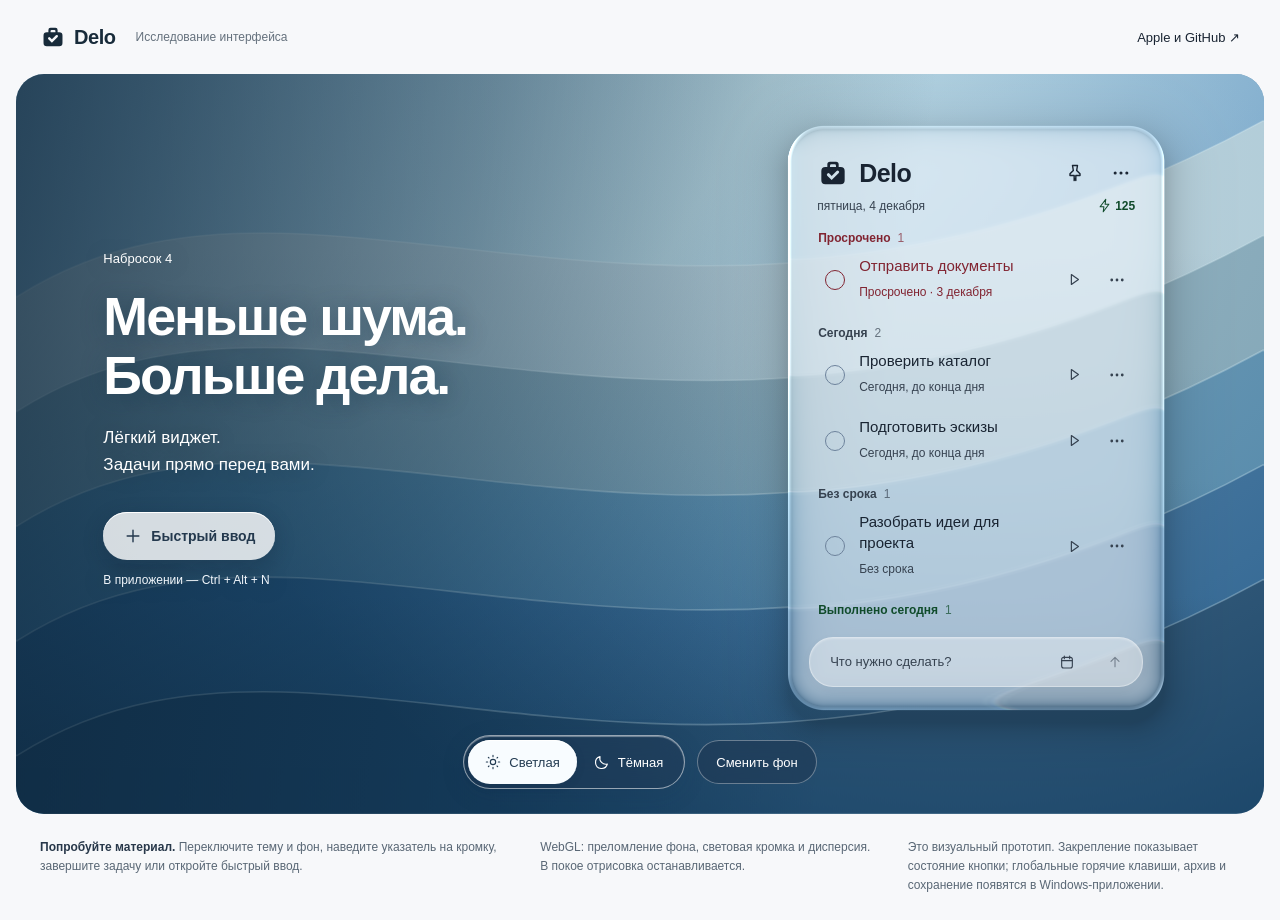
<file: design/index.html>
<!doctype html>
<html lang="ru">
<head><meta charset="utf-8"><meta name="viewport" content="width=device-width, initial-scale=1"><title>Delo — Liquid Glass, набросок 4</title><link rel="stylesheet" href="preview.css"><link rel="stylesheet" href="task-controls.css"></head>
<body>
<svg class="symbols" xmlns="http://www.w3.org/2000/svg" aria-hidden="true"><defs>
<symbol id="i-pin" viewBox="0 0 24 24"><path d="m9 3 6 0-1 6 4 4v2h-5v6l-1-2-1 2v-6H6v-2l4-4z"/></symbol>
<symbol id="i-plus" viewBox="0 0 24 24"><path d="M12 5v14M5 12h14"/></symbol>
<symbol id="i-play" viewBox="0 0 24 24"><path d="m9 5 10 7-10 7z"/></symbol>
<symbol id="i-pause" viewBox="0 0 24 24"><path d="M9 5v14M15 5v14"/></symbol>
<symbol id="i-stop" viewBox="0 0 24 24"><rect x="6" y="6" width="12" height="12" rx="1.5"/></symbol><symbol id="i-calendar" viewBox="0 0 24 24"><rect x="4" y="5" width="16" height="16" rx="3"/><path d="M8 3v4m8-4v4M4 10h16"/></symbol><symbol id="i-edit" viewBox="0 0 24 24"><path d="m15 4 5 5M4 20l5-1L20 8a2 2 0 0 0-4-4L5 15z"/></symbol><symbol id="i-trash" viewBox="0 0 24 24"><path d="M4 6h16M9 6V3h6v3M6 6l1 15h10l1-15M10 10v7m4-7v7"/></symbol><symbol id="i-check" viewBox="0 0 24 24"><path d="m5 12 4 4L19 6"/></symbol>
<symbol id="i-more" viewBox="0 0 24 24"><circle cx="5" cy="12" r="1"/><circle cx="12" cy="12" r="1"/><circle cx="19" cy="12" r="1"/></symbol>
<symbol id="i-close" viewBox="0 0 24 24"><path d="m6 6 12 12M18 6 6 18"/></symbol>
<symbol id="i-arrow" viewBox="0 0 24 24"><path d="M12 19V5m-6 6 6-6 6 6"/></symbol>
<symbol id="i-sun" viewBox="0 0 24 24"><circle cx="12" cy="12" r="4"/><path d="M12 2v2m0 16v2M2 12h2m16 0h2M5 5l1 1m12 12 1 1M5 19l1-1M18 6l1-1"/></symbol>
<symbol id="i-moon" viewBox="0 0 24 24"><path d="M20 15A9 9 0 0 1 9 4a9 9 0 1 0 11 11Z"/></symbol>
<symbol id="i-bolt" viewBox="0 0 24 24"><path d="m14 2-9 12h6l-1 8 9-12h-6z"/></symbol>
<symbol id="i-mark" viewBox="0 0 96 96"><path fill="currentColor" stroke="none" fill-rule="evenodd" d="M31 30V22q0-8 8-8h18q8 0 8 8v8h6q12 0 12 12v28q0 12-12 12H25q-12 0-12-12V42q0-12 12-12zm8 0v-4q0-4 4-4h10q4 0 4 4v4zm-8.18 26.18L44 69.36l21.18-21.18a4.5 4.5 0 0 0-6.36-6.36L44 56.64l-6.82-6.82a4.5 4.5 0 0 0-6.36 6.36z"/></symbol>
</defs></svg>
<header class="presentation"><a class="brand" href="index.html" aria-label="Delo — исследование интерфейса"><span class="lockup"><svg class="mark" aria-hidden="true"><use href="#i-mark"/></svg><b>Delo</b></span><span>Исследование интерфейса</span></a><a href="REFERENCES.md">Apple и GitHub ↗</a></header>
<main>
<section class="stage" id="stage" aria-label="Интерактивный набросок виджета">
<canvas id="optics" aria-hidden="true"></canvas>
<div class="intro"><span class="edition">Набросок 4</span><h1>Меньше шума.<br>Больше дела.</h1><p>Лёгкий виджет.<br>Задачи прямо перед вами.</p><button class="launch glass-button" id="launch"><svg><use href="#i-plus"/></svg>Быстрый ввод</button><div class="shortcut">В приложении — Ctrl + Alt + N</div></div>
<article class="widget glass" id="widget" aria-label="Delo, список задач">
<div class="widget-head"><h2><span class="lockup"><svg class="mark" aria-hidden="true"><use href="#i-mark"/></svg><b>Delo</b></span></h2><div class="head-actions"><button class="round" id="pin" aria-label="Закрепить поверх окон (демонстрация)" aria-pressed="false" title="Закрепить поверх окон"><svg><use href="#i-pin"/></svg></button><button class="round" id="menu" aria-label="Настройки макета" aria-expanded="false" aria-controls="settings"><svg><use href="#i-more"/></svg></button></div></div>
<div class="subhead"><span>Среда, 9 сентября</span><span class="reputation" title="Иллюстративные баллы"><svg><use href="#i-bolt"/></svg><span id="score">125</span></span></div>
<div class="task-scroll" id="task-scroll"></div>
<div id="undo-bar" class="undo-bar" hidden><span class="undo-countdown" id="undo-countdown" role="timer" aria-live="off"><svg viewBox="0 0 36 36" aria-hidden="true"><circle class="undo-track" cx="18" cy="18" r="15"/><circle id="undo-arc" cx="18" cy="18" r="15" pathLength="100"/></svg><span id="undo-seconds" aria-hidden="true">5</span></span><span class="undo-copy"><span id="undo-text"></span><span id="undo-hint">Затем в корзину</span></span><button id="undo-delete">Отменить</button></div>
<form class="inline-entry" id="entry"><label class="sr-only" for="task-input">Новая задача</label><textarea id="task-input" rows="1" autocomplete="off" maxlength="180" placeholder="Что нужно сделать?"></textarea><button class="add" type="button" id="new-with-date" aria-label="Новая задача со сроком" title="Назначить срок"><svg><use href="#i-calendar"/></svg></button><button class="add send" id="add-task" aria-label="Добавить задачу" title="Добавить задачу — Enter, Shift + Enter — новая строка" disabled><svg><use href="#i-arrow"/></svg></button></form>

<aside class="settings" id="settings" hidden><strong>Настройки макета</strong><label><input type="checkbox" id="sounds" checked>Звук выполнения</label><label><input type="checkbox" id="reduced">Уменьшить движение</label><button id="open-trash" class="trash-open"><svg aria-hidden="true"><use href="#i-trash"/></svg>Корзина <span id="trash-count">0</span></button><p>Баллы демонстрационные.<br>Задачи не сохраняются.</p></aside>
</article>
<div class="bottom-controls"><div class="theme-switch" role="group" aria-label="Тема виджета"><button id="light" aria-pressed="true"><svg><use href="#i-sun"/></svg>Светлая</button><button id="dark" aria-pressed="false"><svg><use href="#i-moon"/></svg>Тёмная</button></div><button class="background-switch" id="background">Сменить фон</button></div>
<div class="toast" id="toast" role="status" aria-live="polite"></div>
<dialog id="capture"><div class="capture-surface glass"><form id="capture-form"><div class="capture-head"><label for="capture-input" id="editor-label">Новая задача</label><button class="round" type="button" id="close-capture" aria-label="Закрыть быстрый ввод"><svg><use href="#i-close"/></svg></button></div><textarea id="capture-input" rows="1" autocomplete="off" maxlength="180" required placeholder="Что нужно сделать?"></textarea><div class="date-editor"><label for="due-input">Срок <span>необязательно</span></label><input id="due-input" type="date" min="1900-01-01" max="9999-12-31"><div class="date-presets"><button type="button" data-days="0" aria-pressed="false">Сегодня</button><button type="button" data-days="1" aria-pressed="false">Завтра</button><button type="button" id="clear-date" aria-pressed="false">Без срока</button></div></div><div class="capture-foot"><span id="editor-hint">Enter — сохранить · Shift + Enter — новая строка</span><button class="save" type="submit"><span id="save-label">Добавить</span> <svg><use href="#i-arrow"/></svg></button></div></form></div></dialog><div id="task-menu" popover="auto" role="menu" aria-label="Действия с задачей"><button role="menuitem" data-action="edit"><svg><use href="#i-edit"/></svg>Редактировать</button><button role="menuitem" data-action="date"><svg><use href="#i-calendar"/></svg>Назначить срок</button><button role="menuitem" data-action="work"><svg><use href="#i-bolt"/></svg>В работу без таймера</button><button role="menuitem" data-action="delete" class="delete-action"><svg><use href="#i-trash"/></svg>Удалить</button></div>
<dialog id="trash-dialog" aria-labelledby="trash-title"><div class="trash-surface"><div class="capture-head"><h2 id="trash-title">Корзина</h2><button class="round" id="close-trash" aria-label="Закрыть корзину"><svg aria-hidden="true"><use href="#i-close"/></svg></button></div><p class="trash-note">Задачи можно восстановить. В наброске корзина хранится до перезагрузки страницы.</p><p id="trash-empty">Корзина пуста</p><div id="trash-list"></div></div></dialog>
</section>
<footer class="notes"><p><strong>Попробуйте материал.</strong> Переключите тему и фон, наведите указатель на кромку, завершите задачу или откройте быстрый ввод.</p><p id="render-status">Загрузка оптики…</p><p>Это визуальный прототип. Закрепление показывает состояние кнопки; глобальные горячие клавиши, архив и сохранение появятся в Windows-приложении.</p></footer>
</main><script src="preview.js"></script><script type="module" src="tasks.mjs"></script>
</body></html>
</file>
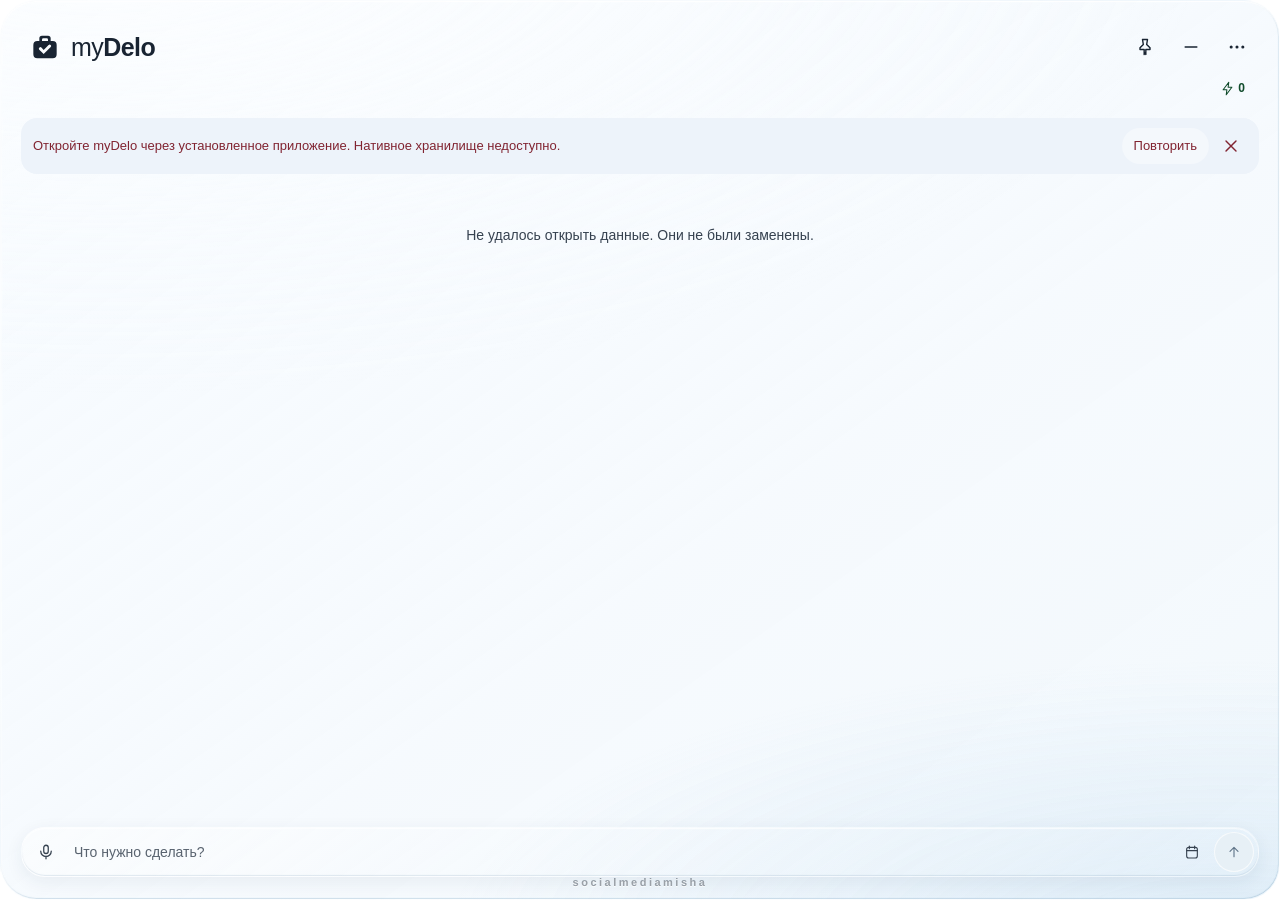
<file: app/ui/index.html>
<!doctype html>
<html lang="ru"><head><meta charset="utf-8"><meta name="viewport" content="width=device-width,initial-scale=1"><meta http-equiv="Content-Security-Policy" content="default-src 'self'; script-src 'self'; style-src 'self' 'unsafe-inline'; img-src 'self' data:; connect-src 'none'; object-src 'none'"><title>myDelo</title><link rel="stylesheet" href="base.css"><link rel="stylesheet" href="task-controls.css"><link rel="stylesheet" href="app.css"></head><body>
<svg class="symbols" xmlns="http://www.w3.org/2000/svg" aria-hidden="true"><defs>
<symbol id="i-pin" viewBox="0 0 24 24"><path d="m9 3 6 0-1 6 4 4v2h-5v6l-1-2-1 2v-6H6v-2l4-4z"/></symbol><symbol id="i-unpin" viewBox="0 0 24 24"><path d="m9 3 6 0-1 6 4 4v2h-5v6l-1-2-1 2v-6H6v-2l4-4z"/><path d="M3.5 3.5l17 17"/></symbol>
<symbol id="i-search" viewBox="0 0 24 24"><circle cx="11" cy="11" r="6"/><path d="m16 16 4 4"/></symbol><symbol id="i-plus" viewBox="0 0 24 24"><path d="M12 5v14M5 12h14"/></symbol>
<symbol id="i-play" viewBox="0 0 24 24"><path d="m9 5 10 7-10 7z"/></symbol>
<symbol id="i-pause" viewBox="0 0 24 24"><path d="M9 5v14M15 5v14"/></symbol>
<symbol id="i-stop" viewBox="0 0 24 24"><rect x="6" y="6" width="12" height="12" rx="1.5"/></symbol><symbol id="i-calendar" viewBox="0 0 24 24"><rect x="4" y="5" width="16" height="16" rx="3"/><path d="M8 3v4m8-4v4M4 10h16"/></symbol><symbol id="i-edit" viewBox="0 0 24 24"><path d="m15 4 5 5M4 20l5-1L20 8a2 2 0 0 0-4-4L5 15z"/></symbol><symbol id="i-trash" viewBox="0 0 24 24"><path d="M4 6h16M9 6V3h6v3M6 6l1 15h10l1-15M10 10v7m4-7v7"/></symbol><symbol id="i-check" viewBox="0 0 24 24"><path d="m5 12 4 4L19 6"/></symbol>
<symbol id="i-settings" viewBox="0 0 24 24"><path d="M4 7h7m4 0h5M4 17h5m4 0h7M13 4v6M9 14v6"/></symbol><symbol id="i-archive" viewBox="0 0 24 24"><path d="M4 8h16v12H4zM3 4h18v4H3M9 12h6"/></symbol>
<symbol id="i-more" viewBox="0 0 24 24"><circle cx="5" cy="12" r="1"/><circle cx="12" cy="12" r="1"/><circle cx="19" cy="12" r="1"/></symbol>
<symbol id="i-close" viewBox="0 0 24 24"><path d="m6 6 12 12M18 6 6 18"/></symbol>
<symbol id="i-arrow" viewBox="0 0 24 24"><path d="M12 19V5m-6 6 6-6 6 6"/></symbol>
<symbol id="i-sun" viewBox="0 0 24 24"><circle cx="12" cy="12" r="4"/><path d="M12 2v2m0 16v2M2 12h2m16 0h2M5 5l1 1m12 12 1 1M5 19l1-1M18 6l1-1"/></symbol>
<symbol id="i-moon" viewBox="0 0 24 24"><path d="M20 15A9 9 0 0 1 9 4a9 9 0 1 0 11 11Z"/></symbol>
<symbol id="i-bolt" viewBox="0 0 24 24"><path d="m14 2-9 12h6l-1 8 9-12h-6z"/></symbol>
<symbol id="i-chevron" viewBox="0 0 24 24"><path d="m6 9 6 6 6-6"/></symbol>
<symbol id="i-mic" viewBox="0 0 24 24"><rect x="9" y="3" width="6" height="11" rx="3"/><path d="M5 11a7 7 0 0 0 14 0M12 18v3"/></symbol>
<symbol id="i-timer" viewBox="0 0 24 24"><circle cx="12" cy="13.5" r="7.5"/><path d="M12 9.5v4l2.5 2M9.5 3h5M12 3v3"/></symbol>
<symbol id="i-minimize" viewBox="0 0 24 24"><path d="M5 12h14"/></symbol>
<symbol id="i-mark" viewBox="0 0 96 96"><path fill="currentColor" stroke="none" fill-rule="evenodd" d="M31 30V22q0-8 8-8h18q8 0 8 8v8h6q12 0 12 12v28q0 12-12 12H25q-12 0-12-12V42q0-12 12-12zm8 0v-4q0-4 4-4h10q4 0 4 4v4zm-8.18 26.18L44 69.36l21.18-21.18a4.5 4.5 0 0 0-6.36-6.36L44 56.64l-6.82-6.82a4.5 4.5 0 0 0-6.36 6.36z"/></symbol>
</defs></svg>

<main class="widget" id="widget" aria-label="myDelo"><span class="quick-drag-zone quick-drag-top" data-label="moveQuick"></span><span class="quick-drag-zone quick-drag-right" data-label="moveQuick"></span><span class="quick-drag-zone quick-drag-bottom" data-label="moveQuick"></span><span class="quick-drag-zone quick-drag-left" data-label="moveQuick"></span>
<header class="widget-head" id="drag-handle"><h1><span class="lockup"><svg class="mark" aria-hidden="true"><use href="#i-mark"/></svg><b><span class="my">my</span>Delo</b></span></h1><div class="head-search" id="main-search-box" role="search" hidden><input id="main-search" type="search" maxlength="200" autocomplete="off" spellcheck="false" aria-controls="task-scroll" data-placeholder="findTask" data-label="findTask"><button type="button" class="round" id="main-search-close" data-label="searchClose"><svg aria-hidden="true"><use href="#i-close"/></svg></button></div><div class="head-actions"><button class="round" id="pin" data-label="pin" aria-pressed="false"><svg><use href="#i-pin"/></svg></button><button class="round" id="hide-widget" data-label="hide"><svg><use href="#i-minimize"/></svg></button><button class="round" id="settings-open" data-label="appMenu" aria-haspopup="menu" aria-expanded="false"><svg><use href="#i-more"/></svg></button></div></header>
<div class="subhead"><span id="today"></span><button class="reputation" id="reputation" data-label="reputation"><svg><use href="#i-bolt"/></svg><span id="score">0</span></button></div>
<div class="error" id="error" role="alert" hidden><span id="error-text"></span><button id="retry" data-text="retry"></button><button id="restore-backup" data-text="restoreBackup" hidden></button><button id="error-close" class="round" data-label="close"><svg><use href="#i-close"/></svg></button></div>
<div class="task-scroll" id="task-scroll"><p class="empty" id="empty" data-text="loading"></p></div>
<div id="undo-bar" class="undo-bar" hidden><span class="undo-countdown" role="timer"><svg viewBox="0 0 36 36" aria-hidden="true"><circle class="undo-track" cx="18" cy="18" r="15"/><circle id="undo-arc" cx="18" cy="18" r="15" pathLength="100"/></svg><span id="undo-seconds"></span></span><span class="undo-copy"><span id="undo-text"></span><span id="undo-hint"></span></span><button id="undo-delete" data-text="undo"></button></div>
<form class="inline-entry" id="entry"><label class="sr-only" for="task-input" data-text="newTask"></label><button class="entry-mic" id="voice-input" type="button" data-label="voice"><svg><use href="#i-mic"/></svg></button><textarea id="task-input" rows="1" maxlength="4000" data-placeholder="placeholder" autocomplete="off"></textarea><span id="due-hint" hidden><span id="due-hint-text" role="status"></span><button type="button" id="due-hint-clear" data-label="dueCancel"><svg><use href="#i-close"/></svg></button></span><span id="voice-status" hidden><span id="voice-message" role="status"></span><span id="voice-timer" aria-hidden="true"></span></span><button class="add" type="button" id="new-with-date" data-label="date"><svg><use href="#i-calendar"/></svg></button><button class="add send" id="add-task" data-label="add" disabled><svg><use href="#i-arrow"/></svg></button><button class="add" id="voice-cancel" type="button" data-label="cancel" hidden><svg><use href="#i-close"/></svg></button></form>
<div class="status sr-only" id="status" role="status" aria-live="polite"></div>
<div class="engraving" aria-hidden="true">socialmediamisha</div>
</main>
<dialog id="editor" aria-labelledby="editor-title"><form id="editor-form" class="capture-surface"><div class="capture-head"><h2 id="editor-title"></h2><button class="round" type="button" data-close data-label="close"><svg><use href="#i-close"/></svg></button></div><label class="sr-only" for="editor-input" data-text="taskTitle"></label><textarea id="editor-input" rows="2" maxlength="4000" required data-placeholder="placeholder"></textarea><div class="date-editor"><label for="due-input" data-text="date"></label><input id="due-input" type="date" min="1900-01-01" max="9999-12-31"><label for="time-input"><span data-text="timeShort"></span><span data-text="optional"></span></label><input id="time-input" type="time"><div class="date-presets"><button type="button" data-days="0" data-text="today"></button><button type="button" data-days="1" data-text="tomorrow"></button><button type="button" id="clear-date" data-text="noDate"></button></div><p id="zone-hint"></p></div><p class="error editor-error" id="editor-error" role="alert" hidden></p><div class="capture-foot"><span class="editor-shortcuts"><span data-text="enterSaveHint"></span><span data-text="enterNewlineHint"></span></span><button class="save" id="editor-save" data-text="save"></button></div></form></dialog>
<div id="app-menu" popover="manual" role="menu" data-label="actions"><button role="menuitem" type="button" id="open-find"><svg aria-hidden="true"><use href="#i-search"/></svg><span data-text="findTask"></span></button><button role="menuitem" type="button" id="open-archive"><svg aria-hidden="true"><use href="#i-archive"/></svg><span data-text="archive"></span></button><button role="menuitem" type="button" id="open-trash"><svg aria-hidden="true"><use href="#i-trash"/></svg><span data-text="trash"></span></button><button role="menuitem" type="button" id="open-time"><svg aria-hidden="true"><use href="#i-timer"/></svg><span data-text="timeSheet"></span></button><button role="menuitem" type="button" id="open-settings"><svg aria-hidden="true"><use href="#i-settings"/></svg><span data-text="settings"></span></button></div><div id="task-menu" popover="manual" role="menu" data-label="actions"><button role="menuitem" data-action="edit"><svg aria-hidden="true"><use href="#i-edit"/></svg><span data-text="edit"></span></button><button role="menuitem" data-action="date"><svg aria-hidden="true"><use href="#i-calendar"/></svg><span data-text="date"></span></button><button role="menuitem" data-action="work"><svg aria-hidden="true"><use href="#i-play"/></svg><span data-text="work"></span></button><button role="menuitem" data-action="pin" id="menu-pin"><svg aria-hidden="true"><use href="#i-pin"/></svg><span data-text="pinTask"></span></button><button role="menuitem" data-action="resetTime"><svg aria-hidden="true"><use href="#i-timer"/></svg><span data-text="resetTimeMenu"></span></button><button role="menuitem" data-action="archive"><svg aria-hidden="true"><use href="#i-archive"/></svg><span data-text="archiveTask"></span></button></div>
<dialog id="settings" aria-labelledby="settings-title"><form class="trash-surface" id="settings-form"><div class="capture-head"><h2 id="settings-title" data-text="settings"></h2><button type="button" class="round" data-close data-label="close"><svg><use href="#i-close"/></svg></button></div><div class="settings-fields">
<label><span data-text="language"></span><span class="select-shell"><select name="language"><option value="ru">Русский</option><option value="uk">Українська</option><option value="en">English</option></select><svg class="select-chevron" aria-hidden="true"><use href="#i-chevron"/></svg></span></label>
<label><span data-text="theme"></span><span class="select-shell"><select name="theme"><option value="system" data-text="system"></option><option value="light" data-text="light"></option><option value="dark" data-text="dark"></option></select><svg class="select-chevron" aria-hidden="true"><use href="#i-chevron"/></svg></span></label>
<div class="settings-check-grid"><label class="check"><input type="checkbox" name="completionSound"><span data-text="completionSound"></span></label><label class="check"><input type="checkbox" name="overdueSound"><span data-text="overdueSound"></span></label><label class="check"><input type="checkbox" name="reducedMotion"><span data-text="reducedMotion"></span></label><label class="check"><input type="checkbox" name="autostart"><span data-text="autostart"></span></label><label class="check"><input type="checkbox" name="checkUpdates"><span data-text="checkUpdates"></span></label></div><p class="settings-data-status" id="startup-status" role="status" data-text="startupBlocked" hidden></p><p class="settings-data-status" id="update-status" role="status" hidden><span id="update-text"></span> <button type="button" class="link-button" id="open-release" data-text="updateInstall" hidden></button><progress id="update-progress" class="update-progress" max="100" value="0" hidden></progress></p>
<label><span data-text="remindAsk"></span><span class="select-shell"><select name="remindMinutes"><option value="5" data-text="remind5"></option><option value="15" data-text="remind15"></option><option value="30" data-text="remind30"></option><option value="60" data-text="remind60"></option><option value="0" data-text="remindNever"></option></select><svg class="select-chevron" aria-hidden="true"><use href="#i-chevron"/></svg></span></label>
<label><span data-text="idleAsk"></span><span class="select-shell"><select name="idleMinutes"><option value="5" data-text="idle5"></option><option value="15" data-text="idle15"></option><option value="30" data-text="idle30"></option><option value="60" data-text="idle60"></option><option value="0" data-text="idleNever"></option></select><svg class="select-chevron" aria-hidden="true"><use href="#i-chevron"/></svg></span></label>
<label><span data-text="autoArchive"></span><span class="select-shell"><select name="autoArchive"><option value="all" data-text="all"></option><option value="dated" data-text="dated"></option><option value="undated" data-text="undated"></option><option value="off" data-text="off"></option></select><svg class="select-chevron" aria-hidden="true"><use href="#i-chevron"/></svg></span></label><label><span data-text="archiveDays"></span><span class="select-shell"><select name="archiveDays"><option value="1">1</option><option value="7">7</option><option value="30">30</option><option value="90">90</option></select><svg class="select-chevron" aria-hidden="true"><use href="#i-chevron"/></svg></span></label>
<label><span data-text="listShortcut"></span><input name="listShortcut" class="shortcut-recorder" readonly required aria-describedby="shortcut-hint"></label><label><span data-text="quickShortcut"></span><input name="quickShortcut" class="shortcut-recorder" readonly required aria-describedby="shortcut-hint"></label><label><span data-text="timerShortcut"></span><input name="timerShortcut" class="shortcut-recorder" data-optional readonly aria-describedby="timer-shortcut-hint"></label><p class="shortcut-hint" id="timer-shortcut-hint" data-text="timerShortcutHint"></p><p class="shortcut-hint" id="shortcut-hint" data-text="shortcutHint"></p>
<div class="settings-data" role="group" aria-labelledby="data-title"><span id="data-title" data-text="dataTitle"></span><div class="settings-data-actions"><button type="button" id="export-data" data-text="exportData"></button><button type="button" id="import-data" data-text="importData"></button></div><input type="file" id="import-file" accept=".json,application/json" hidden><p class="settings-data-status" id="data-status" role="status" hidden></p></div>
<p class="settings-data-status"><button type="button" class="link-button" id="open-privacy" data-text="privacyPolicy"></button></p></div><p class="error" id="settings-error" role="alert" hidden></p><div class="capture-foot"><button class="save" data-text="closeSheet"></button></div></form></dialog>
<dialog id="collection" aria-labelledby="collection-title"><div class="trash-surface"><div class="capture-head"><h2 id="collection-title"></h2><button class="round" data-close data-label="close"><svg><use href="#i-close"/></svg></button></div><label class="sr-only" for="collection-search" data-text="search"></label><input id="collection-search" type="search" maxlength="200" autocomplete="off" spellcheck="false" data-placeholder="search"><p class="trash-note" id="collection-note"></p><div id="collection-list"></div><div class="collection-foot" id="collection-foot" hidden><button type="button" id="clear-trash" data-text="clearTrash"></button></div></div></dialog>
<dialog id="history" aria-labelledby="history-title"><div class="trash-surface"><div class="capture-head"><h2 id="history-title" data-text="reputation"></h2><button class="round" data-close data-label="close"><svg><use href="#i-close"/></svg></button></div><dl class="reputation-rules"><div><dt data-text="repOnTime"></dt><dd class="gain">+5</dd></div><div><dt data-text="repLate"></dt><dd class="gain">+2</dd></div><div><dt data-text="repOverdue"></dt><dd class="loss">&minus;2</dd></div><div><dt data-text="repOverdueWeek"></dt><dd class="loss">&minus;1</dd></div><div><dt data-text="repUndo"></dt><dd class="neutral" data-text="repUndoValue"></dd></div></dl><div id="history-list"></div></div></dialog>
<dialog id="time-sheet" aria-labelledby="time-title"><div class="trash-surface"><div class="capture-head"><h2 id="time-title" data-text="timeSheet"></h2><button class="round" data-close data-label="close"><svg><use href="#i-close"/></svg></button></div><div class="time-totals"><div class="time-total"><span data-text="today"></span><b id="time-today"></b></div><div class="time-total"><span data-text="week"></span><b id="time-week"></b></div></div><div id="time-list"></div><p class="trash-note" id="time-before" hidden></p></div></dialog>
<dialog id="confirmation" aria-labelledby="confirmation-title"><div class="trash-surface confirm-surface"><div class="capture-head"><h2 id="confirmation-title" data-text="confirmAction"></h2><button class="round" type="button" id="confirmation-close" data-label="close"><svg><use href="#i-close"/></svg></button></div><p id="confirmation-message"></p><div class="confirm-actions"><button type="button" id="confirmation-cancel" data-text="cancel"></button><button type="button" id="confirmation-accept"></button></div></div></dialog>
<dialog id="update-prompt" aria-labelledby="update-prompt-title" aria-describedby="update-prompt-message"><div class="trash-surface confirm-surface"><div class="capture-head"><h2 id="update-prompt-title" data-text="updatePromptTitle"></h2><button class="round" type="button" data-close data-label="close"><svg><use href="#i-close"/></svg></button></div><p id="update-prompt-message" role="status" aria-live="polite"></p><progress id="update-prompt-progress" class="update-progress" max="100" value="0" hidden></progress><div class="confirm-actions"><button type="button" id="update-prompt-later" data-text="updateLater" autofocus></button><button type="button" id="update-prompt-install" data-text="updateInstall"></button></div></div></dialog>
<script type="module" src="app.mjs"></script></body></html>
</file>
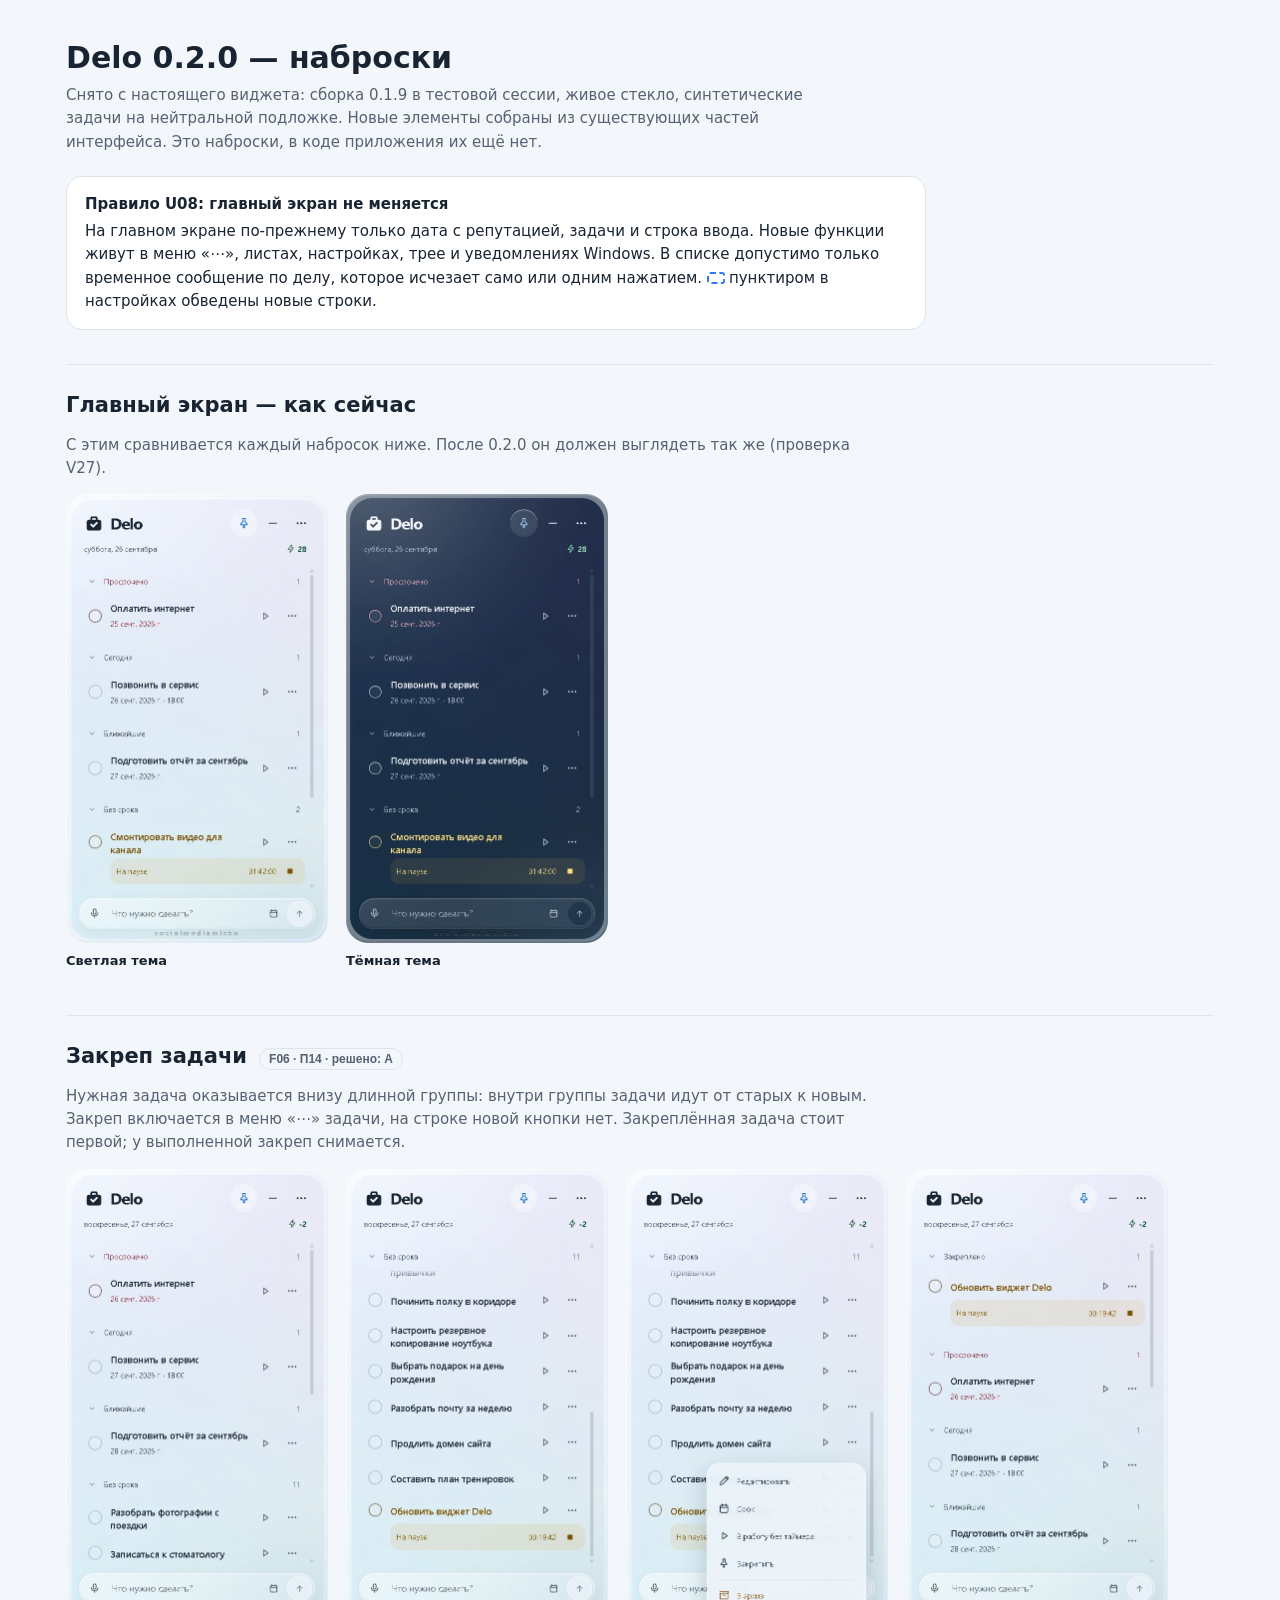
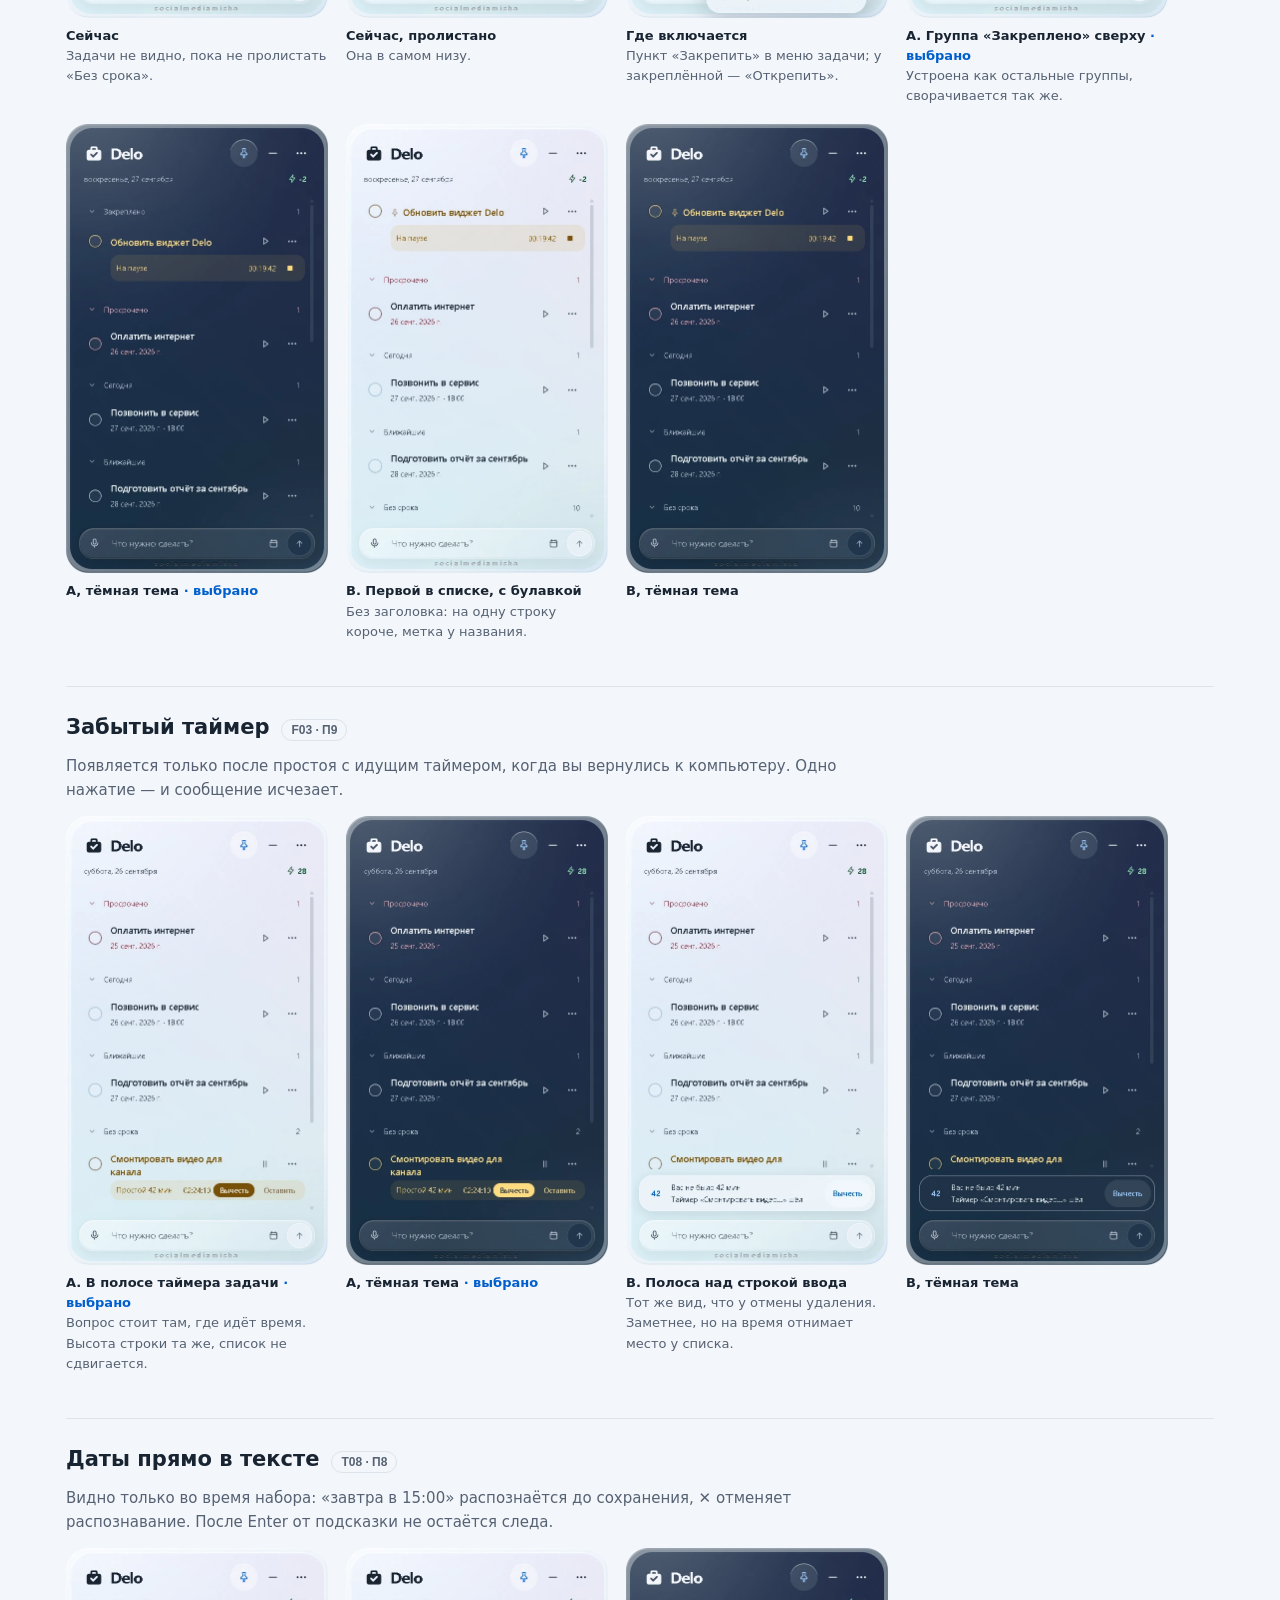
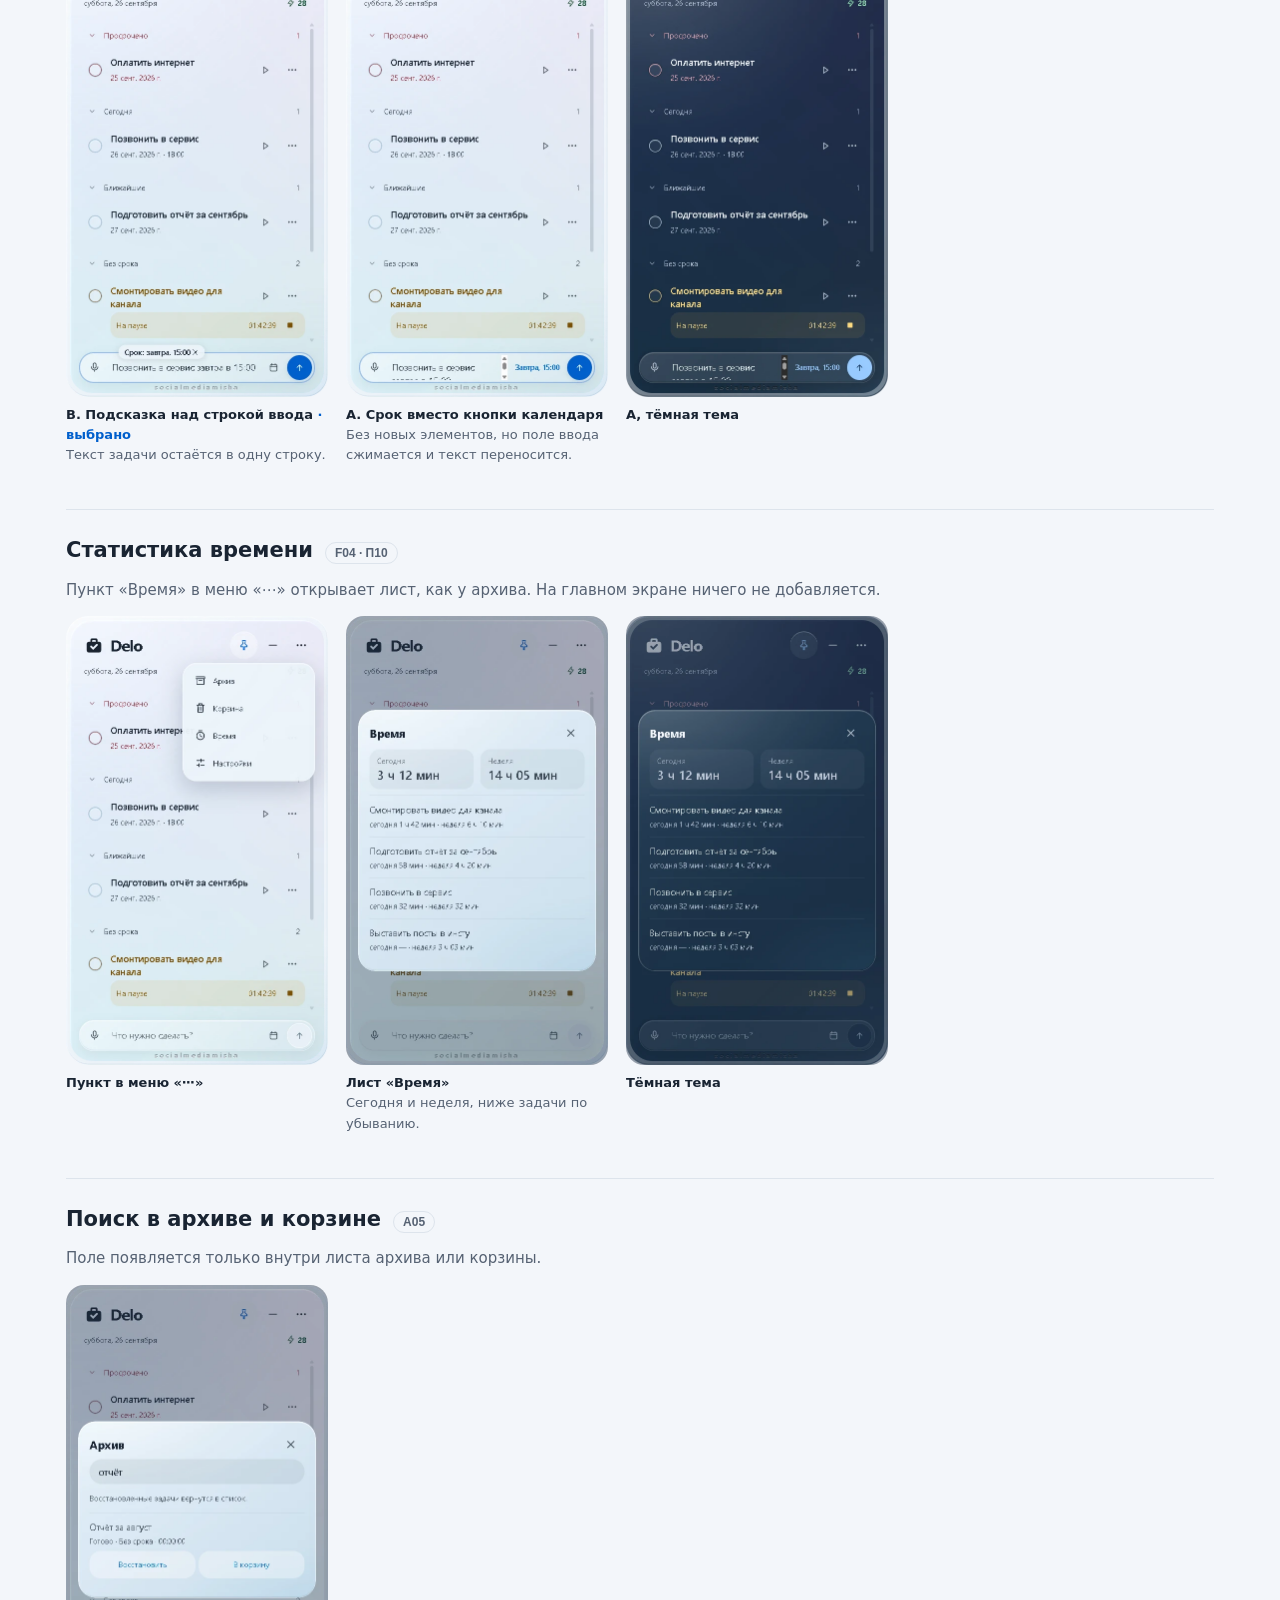
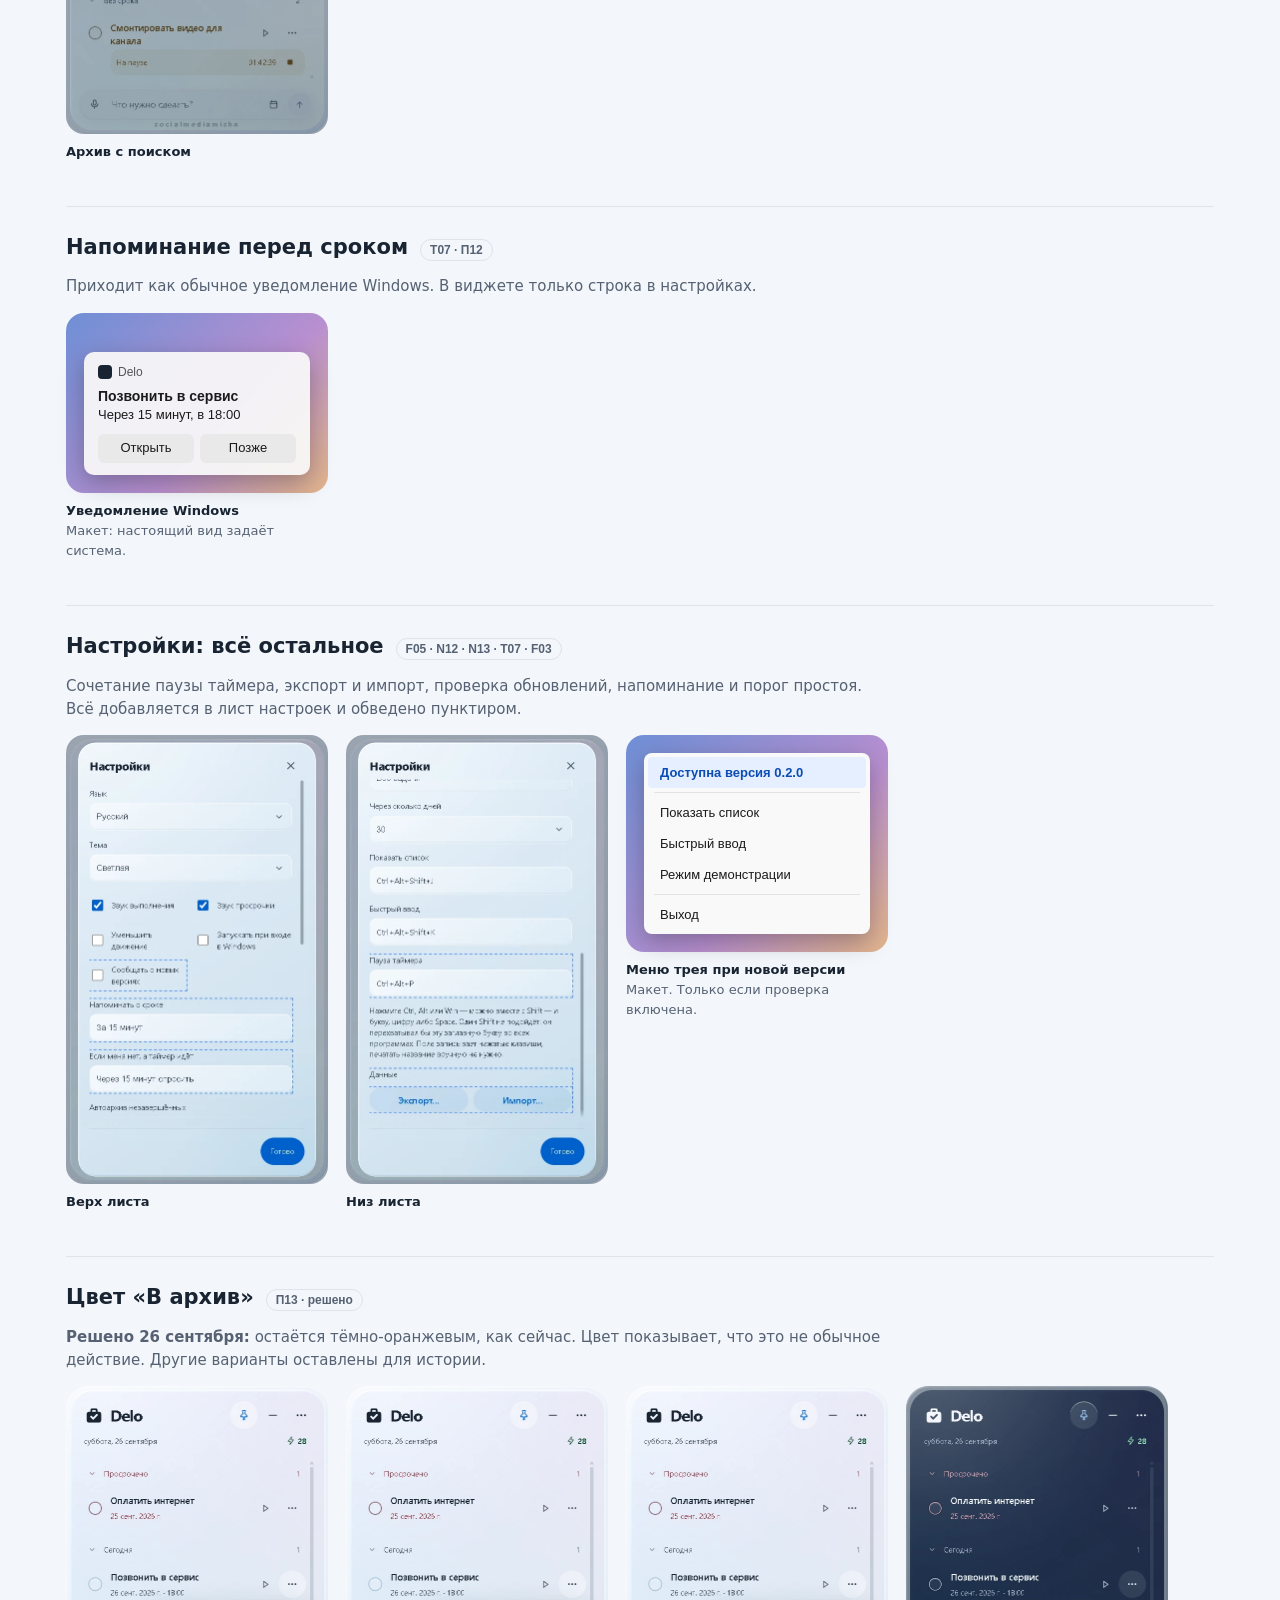
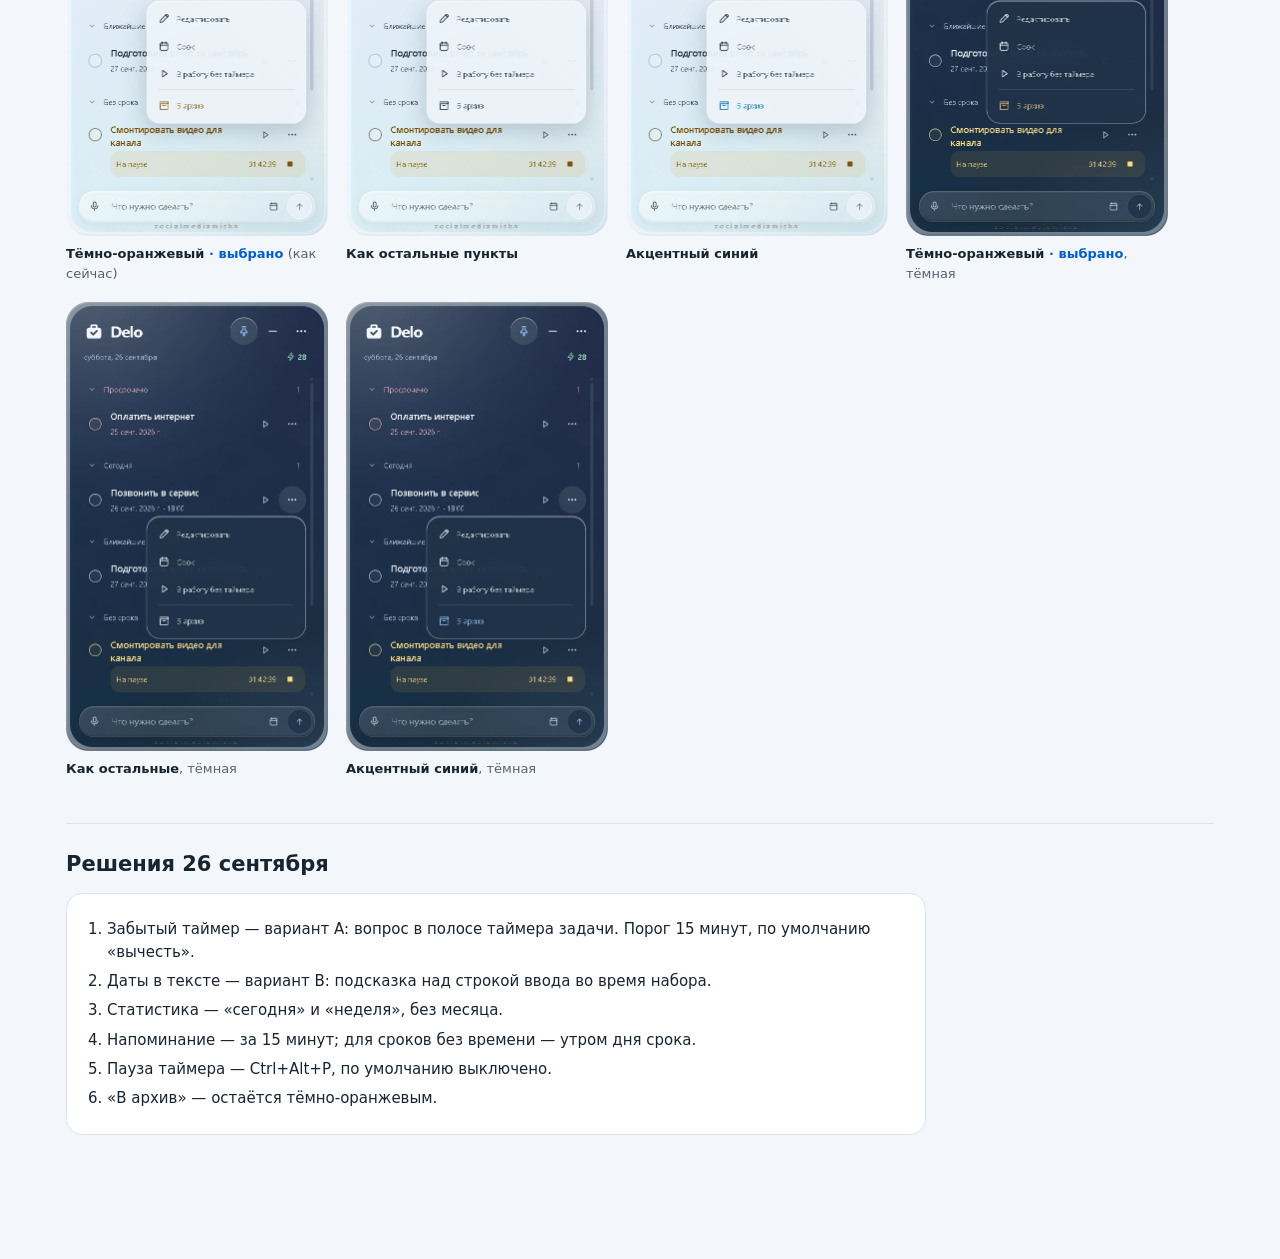
<file: design/sketches-0.2/index.html>
<!doctype html>
<html lang="ru">
<head>
<meta charset="utf-8">
<meta name="viewport" content="width=device-width,initial-scale=1">
<title>Delo 0.2.0 — наброски</title>
<style>
:root{--bg:#f3f6fa;--card:#ffffff;--ink:#192432;--muted:#566273;--line:#dde4ec;--accent:#005fcc;--pick:#e7f1ff;--new:#2f7cf6}
@media (prefers-color-scheme:dark){:root:not([data-theme="light"]){--bg:#0f1622;--card:#172131;--ink:#f5f7fc;--muted:#a9b4c4;--line:#27354a;--accent:#98caff;--pick:#1b3150;--new:#6aa6ff}}
:root[data-theme="dark"]{--bg:#0f1622;--card:#172131;--ink:#f5f7fc;--muted:#a9b4c4;--line:#27354a;--accent:#98caff;--pick:#1b3150;--new:#6aa6ff}
*{box-sizing:border-box}
body{margin:0;background:var(--bg);color:var(--ink);font:15px/1.55 "Segoe UI Variable","Segoe UI",system-ui,sans-serif}
main{max-width:1180px;margin:0 auto;padding:40px 16px 80px}
h1{font-size:30px;line-height:1.2;margin:0 0 8px}
h2{font-size:21px;margin:0 0 4px}
p{margin:0 0 10px}
.lead{color:var(--muted);max-width:760px}
.rule{margin:22px 0 34px;padding:16px 18px;border-radius:16px;background:var(--card);border:1px solid var(--line);max-width:860px}
.rule b{display:block;margin-bottom:4px}
section{margin:0 0 44px;padding-top:6px;border-top:1px solid var(--line)}
section>header{display:flex;flex-wrap:wrap;align-items:baseline;gap:6px 12px;margin:18px 0 8px}
.id{font:600 12px/1 "Segoe UI Variable","Segoe UI",sans-serif;color:var(--muted);border:1px solid var(--line);border-radius:999px;padding:4px 9px}
.where{color:var(--muted);margin-bottom:14px;max-width:820px}
.grid{display:flex;flex-wrap:wrap;gap:18px}
figure{margin:0;width:262px;flex:0 0 auto}
figure img{display:block;width:100%;height:auto;border-radius:18px}
figcaption{margin-top:8px;font-size:13px;color:var(--muted)}
figcaption b{color:var(--ink);font-weight:600}
.pick figcaption b::after{content:" · выбрано";color:var(--accent)}
#p13 .pick figcaption b::after{content:" · выбрано"}
.note{font-size:13px;color:var(--muted);max-width:820px;margin-top:12px}
.mock{width:262px;border-radius:18px;padding:18px;background:linear-gradient(135deg,#6e8fd6,#b88fd0 60%,#e2b58a);display:flex;flex-direction:column;justify-content:flex-end;min-height:180px}
.toast{background:#f9f9f9ee;color:#1b1b1b;border-radius:10px;box-shadow:0 8px 24px #0004;padding:12px 14px;font:13px/1.4 "Segoe UI Variable","Segoe UI",sans-serif}
.toast .app{display:flex;align-items:center;gap:6px;font-size:12px;color:#555;margin-bottom:6px}
.toast .app i{width:14px;height:14px;border-radius:4px;background:#192432;display:inline-block}
.toast strong{display:block;font-weight:600;font-size:14px}
.toast .actions{display:flex;gap:6px;margin-top:10px}
.toast .actions span{flex:1;text-align:center;background:#e9e9e9;border-radius:6px;padding:5px 0}
.tray{background:#f9f9f9;color:#1b1b1b;border-radius:8px;box-shadow:0 8px 24px #0004;padding:4px;font:13px/1 "Segoe UI Variable","Segoe UI",sans-serif}
.tray div{padding:9px 12px;border-radius:4px}
.tray .new{background:#e5efff;color:#0b4db3;font-weight:600}
.tray hr{border:0;border-top:1px solid #e3e3e3;margin:4px 6px}
.decide{background:var(--card);border:1px solid var(--line);border-radius:16px;padding:18px 20px;max-width:860px}
.decide ol{margin:0;padding-left:20px}
.decide li{margin:6px 0}
.legend{display:inline-block;width:18px;height:12px;border:2px dashed var(--new);border-radius:3px;vertical-align:-1px;margin-right:4px}
</style>
</head>
<body>
<main>
<h1>Delo 0.2.0 — наброски</h1>
<p class="lead">Снято с настоящего виджета: сборка 0.1.9 в тестовой сессии, живое стекло, синтетические задачи на нейтральной подложке. Новые элементы собраны из существующих частей интерфейса. Это наброски, в коде приложения их ещё нет.</p>
<div class="rule"><b>Правило U08: главный экран не меняется</b>На главном экране по-прежнему только дата с репутацией, задачи и строка ввода. Новые функции живут в меню «⋯», листах, настройках, трее и уведомлениях Windows. В списке допустимо только временное сообщение по делу, которое исчезает само или одним нажатием. <span class="legend"></span>пунктиром в настройках обведены новые строки.</div>

<section>
<header><h2>Главный экран — как сейчас</h2></header>
<p class="where">С этим сравнивается каждый набросок ниже. После 0.2.0 он должен выглядеть так же (проверка V27).</p>
<div class="grid">
<figure><img src="img/main-light.webp" alt="Главный экран, светлая тема" width="525" height="900"><figcaption><b>Светлая тема</b></figcaption></figure>
<figure><img src="img/main-dark.webp" alt="Главный экран, тёмная тема" width="525" height="900"><figcaption><b>Тёмная тема</b></figcaption></figure>
</div>
</section>

<section id="pin-task">
<header><h2>Закреп задачи</h2><span class="id">F06 · П14 · решено: A</span></header>
<p class="where">Нужная задача оказывается внизу длинной группы: внутри группы задачи идут от старых к новым. Закреп включается в меню «⋯» задачи, на строке новой кнопки нет. Закреплённая задача стоит первой; у выполненной закреп снимается.</p>
<div class="grid">
<figure><img src="img/pin-before-light.webp" alt="Сейчас: задачи Обновить виджет Delo не видно" width="525" height="900"><figcaption><b>Сейчас</b><br>Задачи не видно, пока не пролистать «Без срока».</figcaption></figure>
<figure><img src="img/pin-bottom-light.webp" alt="Сейчас: задача в самом низу" width="525" height="900"><figcaption><b>Сейчас, пролистано</b><br>Она в самом низу.</figcaption></figure>
<figure><img src="img/pin-menu-light.webp" alt="Пункт Закрепить в меню задачи" width="525" height="900"><figcaption><b>Где включается</b><br>Пункт «Закрепить» в меню задачи; у закреплённой — «Открепить».</figcaption></figure>
<figure class="pick"><img src="img/pin-a-light.webp" alt="Группа Закреплено сверху" width="525" height="900"><figcaption><b>A. Группа «Закреплено» сверху</b><br>Устроена как остальные группы, сворачивается так же.</figcaption></figure>
<figure class="pick"><img src="img/pin-a-dark.webp" alt="Вариант A, тёмная тема" width="525" height="900"><figcaption><b>A, тёмная тема</b></figcaption></figure>
<figure><img src="img/pin-b-light.webp" alt="Задача первой с маленькой булавкой" width="525" height="900"><figcaption><b>B. Первой в списке, с булавкой</b><br>Без заголовка: на одну строку короче, метка у названия.</figcaption></figure>
<figure><img src="img/pin-b-dark.webp" alt="Вариант B, тёмная тема" width="525" height="900"><figcaption><b>B, тёмная тема</b></figcaption></figure>
</div>
</section>

<section>
<header><h2>Забытый таймер</h2><span class="id">F03 · П9</span></header>
<p class="where">Появляется только после простоя с идущим таймером, когда вы вернулись к компьютеру. Одно нажатие — и сообщение исчезает.</p>
<div class="grid">
<figure class="pick"><img src="img/f03a-light.webp" alt="Вопрос о простое в полосе таймера задачи" width="525" height="900"><figcaption><b>A. В полосе таймера задачи</b><br>Вопрос стоит там, где идёт время. Высота строки та же, список не сдвигается.</figcaption></figure>
<figure class="pick"><img src="img/f03a-dark.webp" alt="То же, тёмная тема" width="525" height="900"><figcaption><b>A, тёмная тема</b></figcaption></figure>
<figure><img src="img/f03b-light.webp" alt="Полоса над строкой ввода" width="525" height="900"><figcaption><b>B. Полоса над строкой ввода</b><br>Тот же вид, что у отмены удаления. Заметнее, но на время отнимает место у списка.</figcaption></figure>
<figure><img src="img/f03b-dark.webp" alt="То же, тёмная тема" width="525" height="900"><figcaption><b>B, тёмная тема</b></figcaption></figure>
</div>
</section>

<section>
<header><h2>Даты прямо в тексте</h2><span class="id">T08 · П8</span></header>
<p class="where">Видно только во время набора: «завтра в 15:00» распознаётся до сохранения, ✕ отменяет распознавание. После Enter от подсказки не остаётся следа.</p>
<div class="grid">
<figure class="pick"><img src="img/t08b-light.webp" alt="Подсказка над строкой ввода" width="525" height="900"><figcaption><b>B. Подсказка над строкой ввода</b><br>Текст задачи остаётся в одну строку.</figcaption></figure>
<figure><img src="img/t08a-light.webp" alt="Срок вместо кнопки календаря" width="525" height="900"><figcaption><b>A. Срок вместо кнопки календаря</b><br>Без новых элементов, но поле ввода сжимается и текст переносится.</figcaption></figure>
<figure><img src="img/t08a-dark.webp" alt="Вариант A, тёмная тема" width="525" height="900"><figcaption><b>A, тёмная тема</b></figcaption></figure>
</div>
</section>

<section>
<header><h2>Статистика времени</h2><span class="id">F04 · П10</span></header>
<p class="where">Пункт «Время» в меню «⋯» открывает лист, как у архива. На главном экране ничего не добавляется.</p>
<div class="grid">
<figure><img src="img/f04menu-light.webp" alt="Пункт Время в меню" width="525" height="900"><figcaption><b>Пункт в меню «⋯»</b></figcaption></figure>
<figure><img src="img/f04sheet-light.webp" alt="Лист Время" width="525" height="900"><figcaption><b>Лист «Время»</b><br>Сегодня и неделя, ниже задачи по убыванию.</figcaption></figure>
<figure><img src="img/f04sheet-dark.webp" alt="Лист Время, тёмная тема" width="525" height="900"><figcaption><b>Тёмная тема</b></figcaption></figure>
</div>
</section>

<section>
<header><h2>Поиск в архиве и корзине</h2><span class="id">A05</span></header>
<p class="where">Поле появляется только внутри листа архива или корзины.</p>
<div class="grid">
<figure><img src="img/a05-light.webp" alt="Поиск в архиве" width="525" height="900"><figcaption><b>Архив с поиском</b></figcaption></figure>
</div>
</section>

<section>
<header><h2>Напоминание перед сроком</h2><span class="id">T07 · П12</span></header>
<p class="where">Приходит как обычное уведомление Windows. В виджете только строка в настройках.</p>
<div class="grid">
<figure><div class="mock"><div class="toast" role="img" aria-label="Макет уведомления Windows"><div class="app"><i></i>Delo</div><strong>Позвонить в сервис</strong>Через 15 минут, в 18:00<div class="actions"><span>Открыть</span><span>Позже</span></div></div></div><figcaption><b>Уведомление Windows</b><br>Макет: настоящий вид задаёт система.</figcaption></figure>
</div>
</section>

<section>
<header><h2>Настройки: всё остальное</h2><span class="id">F05 · N12 · N13 · T07 · F03</span></header>
<p class="where">Сочетание паузы таймера, экспорт и импорт, проверка обновлений, напоминание и порог простоя. Всё добавляется в лист настроек и обведено пунктиром.</p>
<div class="grid">
<figure><img src="img/settings-light.webp" alt="Настройки, верх" width="525" height="900"><figcaption><b>Верх листа</b></figcaption></figure>
<figure><img src="img/settings2-light.webp" alt="Настройки, низ" width="525" height="900"><figcaption><b>Низ листа</b></figcaption></figure>
<figure><div class="mock"><div class="tray" role="img" aria-label="Макет меню значка в трее"><div class="new">Доступна версия 0.2.0</div><hr><div>Показать список</div><div>Быстрый ввод</div><div>Режим демонстрации</div><hr><div>Выход</div></div></div><figcaption><b>Меню трея при новой версии</b><br>Макет. Только если проверка включена.</figcaption></figure>
</div>
</section>

<section id="p13">
<header><h2>Цвет «В архив»</h2><span class="id">П13 · решено</span></header>
<p class="where"><b>Решено 26 сентября:</b> остаётся тёмно-оранжевым, как сейчас. Цвет показывает, что это не обычное действие. Другие варианты оставлены для истории.</p>
<div class="grid">
<figure class="pick"><img src="img/p13-amber-light.webp" alt="Янтарный" width="525" height="900"><figcaption><b>Тёмно-оранжевый</b> (как сейчас)</figcaption></figure>
<figure><img src="img/p13-ink-light.webp" alt="Цвет текста" width="525" height="900"><figcaption><b>Как остальные пункты</b></figcaption></figure>
<figure><img src="img/p13-blue-light.webp" alt="Акцентный синий" width="525" height="900"><figcaption><b>Акцентный синий</b></figcaption></figure>
<figure class="pick"><img src="img/p13-amber-dark.webp" alt="Янтарный, тёмная" width="525" height="900"><figcaption><b>Тёмно-оранжевый</b>, тёмная</figcaption></figure>
<figure><img src="img/p13-ink-dark.webp" alt="Цвет текста, тёмная" width="525" height="900"><figcaption><b>Как остальные</b>, тёмная</figcaption></figure>
<figure><img src="img/p13-blue-dark.webp" alt="Акцентный синий, тёмная" width="525" height="900"><figcaption><b>Акцентный синий</b>, тёмная</figcaption></figure>
</div>
</section>

<section>
<header><h2>Решения 26 сентября</h2></header>
<div class="decide"><ol>
<li>Забытый таймер — вариант A: вопрос в полосе таймера задачи. Порог 15 минут, по умолчанию «вычесть».</li>
<li>Даты в тексте — вариант B: подсказка над строкой ввода во время набора.</li>
<li>Статистика — «сегодня» и «неделя», без месяца.</li>
<li>Напоминание — за 15 минут; для сроков без времени — утром дня срока.</li>
<li>Пауза таймера — Ctrl+Alt+P, по умолчанию выключено.</li>
<li>«В архив» — остаётся тёмно-оранжевым.</li>
</ol></div>
</section>
</main>
</body>
</html>
</file>
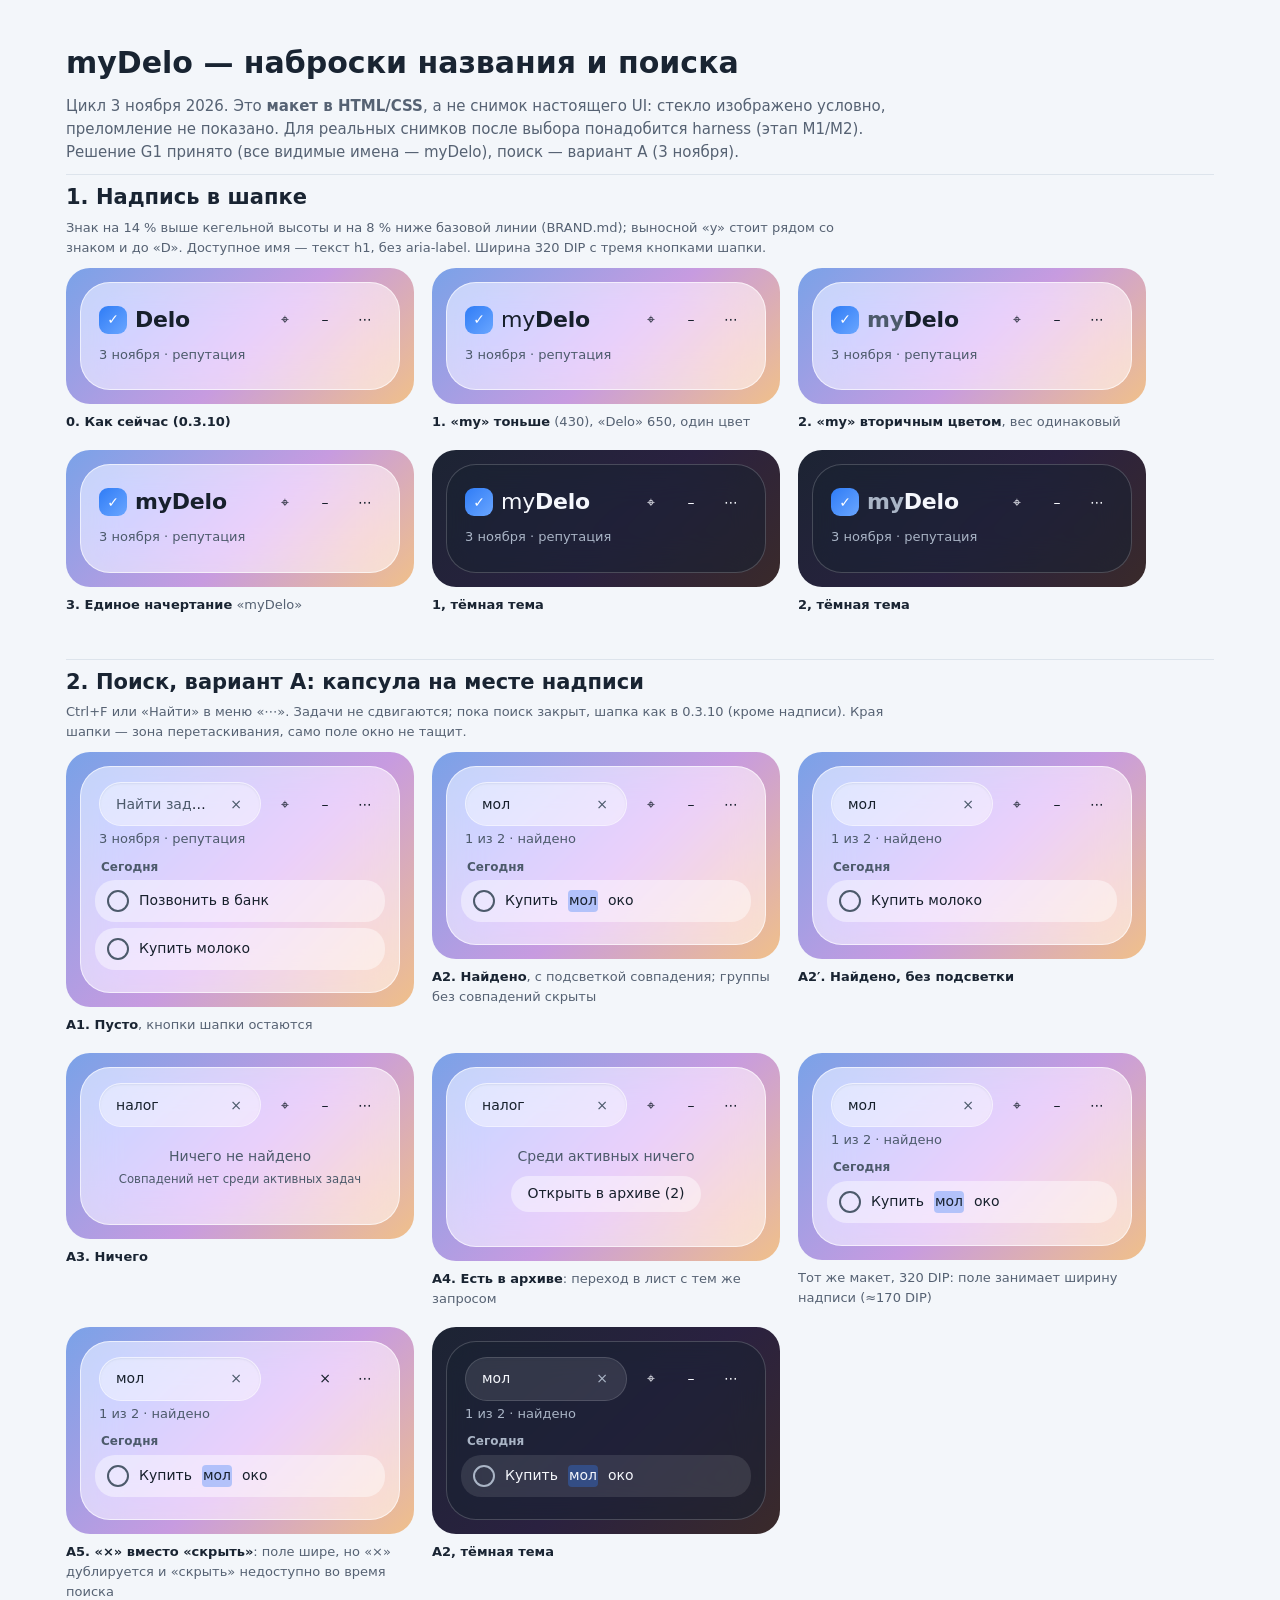
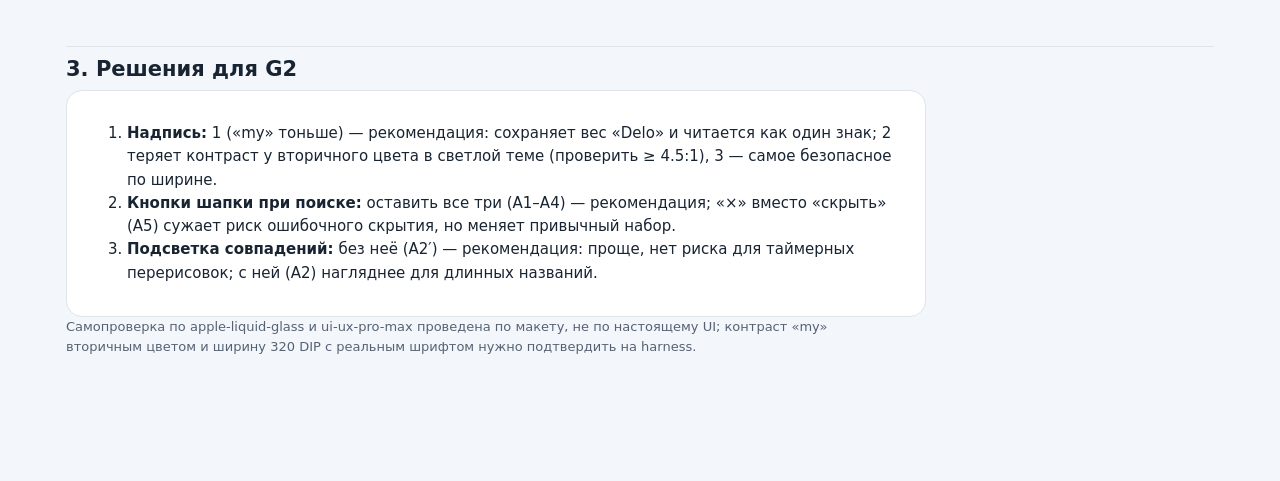
<file: design/sketches-0.4/index.html>
<!doctype html>
<html lang="ru">
<head>
<meta charset="utf-8">
<meta name="viewport" content="width=device-width,initial-scale=1">
<title>myDelo — наброски названия и поиска</title>
<style>
:root{--bg:#f3f6fa;--card:#fff;--ink:#192432;--muted:#566273;--line:#dde4ec;--accent:#005fcc}
@media (prefers-color-scheme:dark){:root:not([data-theme="light"]){--bg:#0f1622;--card:#172131;--ink:#f5f7fc;--muted:#a9b4c4;--line:#27354a;--accent:#98caff}}
:root[data-theme="dark"]{--bg:#0f1622;--card:#172131;--ink:#f5f7fc;--muted:#a9b4c4;--line:#27354a;--accent:#98caff}
*{box-sizing:border-box}
body{margin:0;background:var(--bg);color:var(--ink);font:15px/1.55 "Segoe UI Variable","Segoe UI",system-ui,sans-serif}
main{max-width:1180px;margin:0 auto;padding:40px 16px 80px}
h1{font-size:30px;margin:0 0 8px}h2{font-size:21px;margin:0 0 4px}p{margin:0 0 10px}
.lead,.note{color:var(--muted);max-width:820px}
.note{font-size:13px}
section{margin:0 0 44px;padding-top:6px;border-top:1px solid var(--line)}
.grid{display:flex;flex-wrap:wrap;gap:18px}
figure{margin:0;width:348px} /* 320 DIP виджет + 2×14 px отступ .stage */
figcaption{margin-top:8px;font-size:13px;color:var(--muted)}figcaption b{color:var(--ink)}
/* Макет стекла: условный фон + полупрозрачная панель. Это НЕ снимок настоящего UI. */
.stage{padding:14px;border-radius:24px;background:linear-gradient(135deg,#7aa2e8,#c79be0 55%,#f0c08a)}
.stage.dark{background:linear-gradient(135deg,#1c2433,#2a2140 55%,#3a2a2a)}
.w{--g:#ffffff8c;--t:#17202c;--m:#4c5a6b;--s:#ffffff70;color:var(--t);border-radius:30px;padding:14px 14px 16px;background:var(--g);border:1px solid #ffffffa0;backdrop-filter:blur(18px) saturate(1.4);font-size:14px}
.stage.dark .w{--g:#1b2230a8;--t:#f5f7fc;--m:#aab5c6;--s:#ffffff1a;border-color:#ffffff30}
.head{display:flex;align-items:center;justify-content:space-between;height:46px;padding-left:4px;gap:4px}
.lockup{display:flex;align-items:center;gap:8px;min-width:0}
.mark{width:28px;height:28px;border-radius:9px;background:linear-gradient(135deg,#2f7cf6,#6aa6ff);flex:none;position:relative}
.mark::after{content:"✓";position:absolute;inset:0;display:grid;place-items:center;color:#fff;font-size:14px;font-weight:700}
.lockup b{font-size:22px;letter-spacing:-.01em;font-weight:650;white-space:nowrap}
.v1 .my{font-weight:430}
.v2 .my{font-weight:650;color:var(--m)}
.v3 b{font-weight:600}
.btns{display:flex;flex:none}
.btns i{width:40px;height:40px;border-radius:50%;display:grid;place-items:center;font-style:normal;color:var(--t)}
.search{flex:1;display:flex;align-items:center;height:44px;border-radius:22px;background:var(--s);border:1px solid #ffffff70;padding:0 8px 0 16px;gap:6px;box-shadow:inset 0 1px 2px #17385314;min-width:0}
.stage.dark .search{border-color:#ffffff22}
.search span{flex:1;color:var(--t);overflow:hidden;white-space:nowrap;text-overflow:ellipsis}
.search em{color:var(--m);font-style:normal}
.search u{text-decoration:none;width:32px;height:32px;display:grid;place-items:center;color:var(--m)}
mark{background:#2f7cf655;color:inherit;border-radius:4px;padding:0 1px}
.date{color:var(--m);font-size:13px;margin:2px 4px 8px}
.t{display:flex;align-items:center;gap:10px;padding:10px 12px;margin-bottom:6px;border-radius:20px;background:var(--s)}
.t i{width:22px;height:22px;border-radius:50%;border:2px solid var(--m);flex:none}
.group{font-size:12px;color:var(--m);margin:8px 6px 4px;font-weight:600}
.empty{text-align:center;color:var(--m);padding:18px 8px}
.empty button{margin-top:8px;border:0;border-radius:18px;height:36px;padding:0 16px;background:var(--s);color:var(--t);font:inherit}
.entry{height:44px;border-radius:22px;background:var(--s);color:var(--m);display:flex;align-items:center;padding:0 16px;margin-top:8px}
.decide{background:var(--card);border:1px solid var(--line);border-radius:16px;padding:16px 20px;max-width:860px}
</style>
</head>
<body>
<main>
<h1>myDelo — наброски названия и поиска</h1>
<p class="lead">Цикл 3 ноября 2026. Это <b>макет в HTML/CSS</b>, а не снимок настоящего UI: стекло изображено условно, преломление не показано. Для реальных снимков после выбора понадобится harness (этап M1/M2). Решение G1 принято (все видимые имена — myDelo), поиск — вариант A (3 ноября).</p>

<section>
<h2>1. Надпись в шапке</h2>
<p class="note">Знак на 14 % выше кегельной высоты и на 8 % ниже базовой линии (BRAND.md); выносной «y» стоит рядом со знаком и до «D». Доступное имя — текст h1, без aria-label. Ширина 320 DIP с тремя кнопками шапки.</p>
<div class="grid">
<figure><div class="stage"><div class="w"><div class="head"><div class="lockup"><span class="mark"></span><b>Delo</b></div><div class="btns"><i>⌖</i><i>–</i><i>⋯</i></div></div><div class="date">3 ноября · репутация</div></div></div><figcaption><b>0. Как сейчас (0.3.10)</b></figcaption></figure>
<figure><div class="stage"><div class="w v1"><div class="head"><div class="lockup"><span class="mark"></span><b><span class="my">my</span>Delo</b></div><div class="btns"><i>⌖</i><i>–</i><i>⋯</i></div></div><div class="date">3 ноября · репутация</div></div></div><figcaption><b>1. «my» тоньше</b> (430), «Delo» 650, один цвет</figcaption></figure>
<figure><div class="stage"><div class="w v2"><div class="head"><div class="lockup"><span class="mark"></span><b><span class="my">my</span>Delo</b></div><div class="btns"><i>⌖</i><i>–</i><i>⋯</i></div></div><div class="date">3 ноября · репутация</div></div></div><figcaption><b>2. «my» вторичным цветом</b>, вес одинаковый</figcaption></figure>
<figure><div class="stage"><div class="w v3"><div class="head"><div class="lockup"><span class="mark"></span><b>myDelo</b></div><div class="btns"><i>⌖</i><i>–</i><i>⋯</i></div></div><div class="date">3 ноября · репутация</div></div></div><figcaption><b>3. Единое начертание</b> «myDelo»</figcaption></figure>
<figure><div class="stage dark"><div class="w v1"><div class="head"><div class="lockup"><span class="mark"></span><b><span class="my">my</span>Delo</b></div><div class="btns"><i>⌖</i><i>–</i><i>⋯</i></div></div><div class="date">3 ноября · репутация</div></div></div><figcaption><b>1, тёмная тема</b></figcaption></figure>
<figure><div class="stage dark"><div class="w v2"><div class="head"><div class="lockup"><span class="mark"></span><b><span class="my">my</span>Delo</b></div><div class="btns"><i>⌖</i><i>–</i><i>⋯</i></div></div><div class="date">3 ноября · репутация</div></div></div><figcaption><b>2, тёмная тема</b></figcaption></figure>
</div>
</section>

<section>
<h2>2. Поиск, вариант A: капсула на месте надписи</h2>
<p class="note">Ctrl+F или «Найти» в меню «⋯». Задачи не сдвигаются; пока поиск закрыт, шапка как в 0.3.10 (кроме надписи). Края шапки — зона перетаскивания, само поле окно не тащит.</p>
<div class="grid">
<figure><div class="stage"><div class="w"><div class="head"><div class="search"><span><em>Найти задачу…</em></span><u>×</u></div><div class="btns"><i>⌖</i><i>–</i><i>⋯</i></div></div><div class="date">3 ноября · репутация</div><div class="group">Сегодня</div><div class="t"><i></i>Позвонить в банк</div><div class="t"><i></i>Купить молоко</div></div></div><figcaption><b>A1. Пусто</b>, кнопки шапки остаются</figcaption></figure>
<figure><div class="stage"><div class="w"><div class="head"><div class="search"><span>мол</span><u>×</u></div><div class="btns"><i>⌖</i><i>–</i><i>⋯</i></div></div><div class="date">1 из 2 · найдено</div><div class="group">Сегодня</div><div class="t"><i></i>Купить <mark>мол</mark>око</div></div></div><figcaption><b>A2. Найдено</b>, с подсветкой совпадения; группы без совпадений скрыты</figcaption></figure>
<figure><div class="stage"><div class="w"><div class="head"><div class="search"><span>мол</span><u>×</u></div><div class="btns"><i>⌖</i><i>–</i><i>⋯</i></div></div><div class="date">1 из 2 · найдено</div><div class="group">Сегодня</div><div class="t"><i></i>Купить молоко</div></div></div><figcaption><b>A2′. Найдено, без подсветки</b></figcaption></figure>
<figure><div class="stage"><div class="w"><div class="head"><div class="search"><span>налог</span><u>×</u></div><div class="btns"><i>⌖</i><i>–</i><i>⋯</i></div></div><div class="empty">Ничего не найдено<br><small>Совпадений нет среди активных задач</small></div></div></div><figcaption><b>A3. Ничего</b></figcaption></figure>
<figure><div class="stage"><div class="w"><div class="head"><div class="search"><span>налог</span><u>×</u></div><div class="btns"><i>⌖</i><i>–</i><i>⋯</i></div></div><div class="empty">Среди активных ничего<br><button>Открыть в архиве (2)</button></div></div></div><figcaption><b>A4. Есть в архиве</b>: переход в лист с тем же запросом</figcaption></figure>
<figure><div class="stage"><div class="w"><div class="head"><div class="search"><span>мол</span><u>×</u></div><div class="btns"><i>⌖</i><i>–</i><i>⋯</i></div></div><div class="date">1 из 2 · найдено</div><div class="group">Сегодня</div><div class="t"><i></i>Купить <mark>мол</mark>око</div></div></div><figcaption>Тот же макет, 320 DIP: поле занимает ширину надписи (≈170 DIP)</figcaption></figure>
<figure><div class="stage"><div class="w"><div class="head"><div class="search"><span>мол</span><u>×</u></div><div class="btns"><i style="visibility:hidden">⌖</i><i>×</i><i>⋯</i></div></div><div class="date">1 из 2 · найдено</div><div class="group">Сегодня</div><div class="t"><i></i>Купить <mark>мол</mark>око</div></div></div><figcaption><b>A5. «×» вместо «скрыть»</b>: поле шире, но «×» дублируется и «скрыть» недоступно во время поиска</figcaption></figure>
<figure><div class="stage dark"><div class="w"><div class="head"><div class="search"><span>мол</span><u>×</u></div><div class="btns"><i>⌖</i><i>–</i><i>⋯</i></div></div><div class="date">1 из 2 · найдено</div><div class="group">Сегодня</div><div class="t"><i></i>Купить <mark>мол</mark>око</div></div></div><figcaption><b>A2, тёмная тема</b></figcaption></figure>
</div>
</section>

<section>
<h2>3. Решения для G2</h2>
<div class="decide"><ol>
<li><b>Надпись:</b> 1 («my» тоньше) — рекомендация: сохраняет вес «Delo» и читается как один знак; 2 теряет контраст у вторичного цвета в светлой теме (проверить ≥ 4.5:1), 3 — самое безопасное по ширине.</li>
<li><b>Кнопки шапки при поиске:</b> оставить все три (A1–A4) — рекомендация; «×» вместо «скрыть» (A5) сужает риск ошибочного скрытия, но меняет привычный набор.</li>
<li><b>Подсветка совпадений:</b> без неё (A2′) — рекомендация: проще, нет риска для таймерных перерисовок; с ней (A2) нагляднее для длинных названий.</li>
</ol></div>
<p class="note">Самопроверка по apple-liquid-glass и ui-ux-pro-max проведена по макету, не по настоящему UI; контраст «my» вторичным цветом и ширину 320 DIP с реальным шрифтом нужно подтвердить на harness.</p>
</section>
</main>
</body>
</html>
</file>
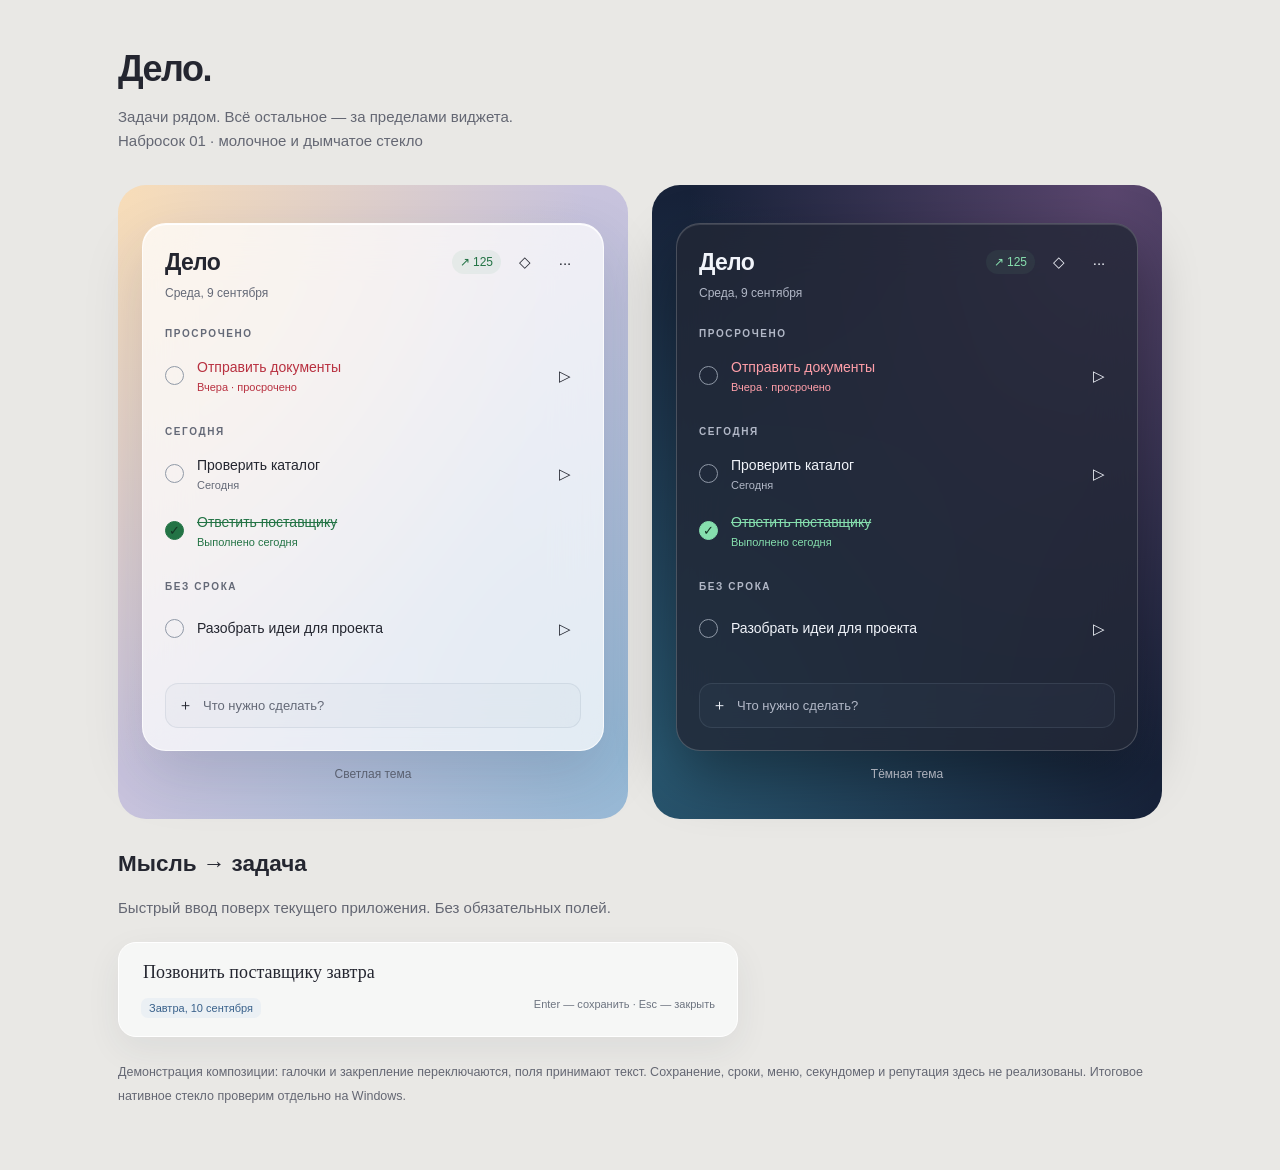
<file: sketches.html>
<!doctype html>
<html lang="ru"><meta charset="utf-8"><meta name="viewport" content="width=device-width, initial-scale=1"><title>Дело — наброски</title>
<style>
*{box-sizing:border-box}body{margin:0;background:#e9e8e5;color:#242630;font:15px 'Segoe UI',sans-serif}main{max-width:1100px;margin:auto;padding:48px 28px}h1{font-size:36px;letter-spacing:-1.5px;margin:0 0 8px}p{color:#646773;line-height:1.6}.samples{display:grid;grid-template-columns:1fr 1fr;gap:24px;margin:32px 0}.scene{padding:38px 24px;border-radius:28px;background:radial-gradient(ellipse at 0 0,#f8ddb8,transparent 65%),radial-gradient(ellipse at 100% 90%,#94b8d5,transparent 70%),#c8c3dd}.scene.night{background:radial-gradient(ellipse at 90% 0,#5a466e,transparent 65%),radial-gradient(ellipse at 0 90%,#295871,transparent 70%),#172239}.widget{--muted:#646977;--red:#b83140;--green:#237345;background:#ffffffb8;border:1px solid #ffffffb5;box-shadow:0 24px 60px #202b4426,inset 0 1px #fff;border-radius:24px;backdrop-filter:blur(24px);padding:22px;min-height:440px}.dark{--muted:#b2b8c7;--red:#ff9fa9;--green:#86dfae;color:#f1f4fa;background:#212735c9;border-color:#ffffff30;box-shadow:0 24px 60px #0005,inset 0 1px #ffffff20}header{display:flex;align-items:center;gap:8px}header strong{font-size:23px;letter-spacing:-.7px;margin-right:auto}.rep{font-size:12px;color:var(--green);padding:5px 8px;background:#65ab8218;border-radius:20px}.icon{border:0;background:transparent;color:inherit;font:inherit;width:32px;height:32px;border-radius:9px;cursor:pointer}.icon:hover{background:#8493a522}.date{font-size:12px;color:var(--muted);margin:8px 0 28px}.label{font-size:10px;letter-spacing:1.6px;font-weight:650;color:var(--muted);margin:22px 0 8px}.row{display:grid;grid-template-columns:22px minmax(0,1fr) 32px;gap:10px;align-items:center;padding:10px 0;min-height:57px}.check{width:19px;height:19px;border:1.5px solid #8f98a6;border-radius:50%;background:transparent;color:inherit;cursor:pointer;padding:0}.title{line-height:1.4;font-size:14px}.meta{font-size:11px;color:var(--muted);margin-top:3px}.late .title,.late .meta{color:var(--red)}.done .title{color:var(--green);text-decoration:line-through}.done .check{background:var(--green);border-color:var(--green);color:#143524}.done .meta{color:var(--green)}.entry{margin-top:26px;display:flex;gap:8px;border:1px solid #8794a52c;border-radius:13px;padding:12px;background:#8997b00c}.entry:focus-within{border-color:#608dd2;box-shadow:0 0 0 3px #608dd21a}.entry input{width:100%;border:0;outline:0;background:none;color:inherit;font:inherit;font-size:13px}.entry input::placeholder{color:var(--muted)}button:focus-visible{outline:2px solid #608dd2;outline-offset:3px}.caption{text-align:center;font-size:12px;color:#606675;margin-top:16px}.night .caption{color:#d0d5e2}.capture{max-width:620px;background:#fafbfcc9;border:1px solid white;box-shadow:0 12px 35px #28374712;border-radius:18px;padding:18px 22px;margin:22px 0}.capture input{border:0;background:none;outline:0;font:18px 'Segoe UI';width:100%;color:#242630}.hint{display:flex;justify-content:space-between;gap:12px;font-size:11px;color:#6d7480;margin-top:14px}.badge{color:#39618b;background:#608dd213;padding:4px 8px;border-radius:7px}.row,.entry{transition:background .18s,color .18s}.widget{animation:appear .35s ease-out}@keyframes appear{from{opacity:0;transform:translateY(8px)}to{opacity:1;transform:none}}@media(max-width:760px){.samples{grid-template-columns:1fr}main{padding:28px 16px}}@media(prefers-reduced-motion:reduce){*{animation:none!important;transition:none!important}}
</style><main><h1>Дело.</h1><p>Задачи рядом. Всё остальное — за пределами виджета.<br>Набросок 01 · молочное и дымчатое стекло</p><div class="samples"><section class="scene"><article class="widget" id="light"><header><strong>Дело</strong><span class="rep" title="Иллюстративное значение">↗ 125</span><button class="icon" aria-label="Закрепить" title="Демонстрация закрепления" onclick="this.textContent=this.textContent==='◇'?'◆':'◇'">◇</button><button class="icon" aria-label="Меню (макет)">···</button></header><div class="date">Среда, 9 сентября</div><div class="label">ПРОСРОЧЕНО</div><div class="row late"><button class="check" aria-label="Выполнить: отправить документы"></button><div><div class="title">Отправить документы</div><div class="meta">Вчера · просрочено</div></div><button class="icon" aria-label="Секундомер (макет)">▷</button></div><div class="label">СЕГОДНЯ</div><div class="row"><button class="check" aria-label="Выполнить: проверить каталог"></button><div><div class="title">Проверить каталог</div><div class="meta">Сегодня</div></div><button class="icon" aria-label="Секундомер (макет)">▷</button></div><div class="row done"><button class="check" aria-label="Восстановить: ответить поставщику">✓</button><div><div class="title">Ответить поставщику</div><div class="meta">Выполнено сегодня</div></div><span></span></div><div class="label">БЕЗ СРОКА</div><div class="row"><button class="check" aria-label="Выполнить: разобрать идеи"></button><div><div class="title">Разобрать идеи для проекта</div></div><button class="icon" aria-label="Секундомер (макет)">▷</button></div><div class="entry"><span>＋</span><input aria-label="Добавить задачу (макет)" placeholder="Что нужно сделать?"></div></article><div class="caption">Светлая тема</div></section><section class="scene night" id="night"></section></div><h2>Мысль → задача</h2><p>Быстрый ввод поверх текущего приложения. Без обязательных полей.</p><div class="capture"><input aria-label="Быстрый ввод (макет)" value="Позвонить поставщику завтра"><div class="hint"><span class="badge">Завтра, 10 сентября</span><span>Enter — сохранить · Esc — закрыть</span></div></div><p><small>Демонстрация композиции: галочки и закрепление переключаются, поля принимают текст. Сохранение, сроки, меню, секундомер и репутация здесь не реализованы. Итоговое нативное стекло проверим отдельно на Windows.</small></p></main><script>const copy=document.querySelector('#light').cloneNode(true);copy.id='dark';copy.classList.add('dark');document.querySelector('#night').append(copy);const caption=document.createElement('div');caption.className='caption';caption.textContent='Тёмная тема';document.querySelector('#night').append(caption);document.querySelectorAll('.check').forEach(b=>b.onclick=()=>{const done=b.closest('.row').classList.toggle('done');b.textContent=done?'✓':'';b.setAttribute('aria-pressed',String(done))});</script></html>
</file>
<file: design/preview.css>
:root{font-family:'Segoe UI Variable','Segoe UI',sans-serif;color:#192432;background:#f7f8fa;font-synthesis:none;--ink:#192432;--muted:#364250;--success:#104b2b;--danger:#812431;--focus:#005fcc;--line:#21324718;--small-surface:#ffffff5c;--popover:#edf3fa}
*{box-sizing:border-box}body{margin:0}button,input,textarea{font:inherit}button{cursor:pointer;color:inherit}button,a,input{ -webkit-tap-highlight-color:transparent}svg{width:20px;height:20px;fill:none;stroke:currentColor;stroke-width:1.7;stroke-linecap:round;stroke-linejoin:round;flex-shrink:0}.symbols{position:absolute;width:0;height:0;overflow:hidden}button{border:0}button:focus-visible,a:focus-visible{outline:3px solid var(--focus);outline-offset:4px}button:disabled{opacity:.4;cursor:default}a{color:inherit}.presentation{max-width:1440px;margin:auto;display:flex;align-items:center;justify-content:space-between;padding:24px 40px;font-size:13px}.presentation a{text-decoration:none}.brand{font-weight:650}.brand>span:last-child{font-size:12px;color:#65717d;font-weight:400;letter-spacing:0}main{max-width:1440px;margin:auto;padding:0 16px}.stage{height:740px;position:relative;isolation:isolate;overflow:hidden;border-radius:28px;background:linear-gradient(130deg,#aac8da,#528cb3 45%,#acbbc8)}#optics{position:absolute;inset:0;width:100%;height:100%;z-index:-1}.intro{position:absolute;top:175px;left:7%;width:35%;color:#fff;text-shadow:0 2px 24px #17344970}.edition{font-size:13px;font-weight:500}.intro h1{font-size:clamp(34px,4.2vw,58px);line-height:1.1;letter-spacing:-2px;font-weight:600;margin:20px 0}.intro p{font-size:17px;line-height:1.55;color:#fff;margin:0 0 34px}.launch{border-radius:26px;height:48px;display:flex;gap:8px;align-items:center;padding:0 20px;background:#ffffffcf;color:#24394e;box-shadow:inset 0 1px #fff,0 6px 20px #1234;font-size:14px;font-weight:600;text-shadow:none;transition:transform 160ms}.launch:active{transform:scale(.97)}.shortcut{font-size:12px;margin-top:13px;color:#f1f6fb}.widget{position:absolute;right:8%;top:52px;width:376px;height:584px;border-radius:36px;padding:24px 20px 18px;color:var(--ink);display:flex;flex-direction:column;background:linear-gradient(145deg,#eff7ffb0,#eef5ff94);box-shadow:0 24px 48px #112b4d29,inset 0 1px 1px #fff9,inset 0 -1px 1px #fff7;border:1px solid #ffffff66}.optics-ready .widget,.optics-ready .capture-surface{background:transparent;box-shadow:none;border-color:transparent}.widget-head{display:flex;align-items:center;justify-content:space-between;padding-left:8px;flex-shrink:0}.widget-head h2{line-height:1.2;margin:0}.head-actions{display:flex;gap:2px}.round{width:44px;height:44px;display:grid;place-items:center;border-radius:50%;background:transparent;transition:background 160ms,box-shadow 160ms}.round:hover{background:var(--small-surface)}.round[aria-pressed=true]{color:var(--focus);background:var(--small-surface);box-shadow:inset 0 1px #fff8}.subhead{display:flex;align-items:center;justify-content:space-between;margin:3px 8px 18px;font-size:12px;color:var(--muted)}.reputation{display:flex;gap:3px;align-items:center;color:var(--success);font-weight:650;font-variant-numeric:tabular-nums}.reputation svg{width:15px;height:15px}.task-scroll{min-height:0;overflow:auto;flex:1;scrollbar-width:thin;scrollbar-color:#62738744 transparent;padding:0 4px}.task-group{margin-bottom:12px}.task-group:has(.task) h3{display:flex}.task-group:not(:has(.task)){display:none}.task-group h3{font-size:12px;font-weight:650;margin:0;padding:0 5px 3px;color:var(--muted);align-items:center;gap:7px}.task-group h3 span{opacity:.7;font-weight:400}.task-group h3.late-label{color:var(--danger)}.task-group h3.done-label{color:var(--success)}.task{display:grid;grid-template-columns:36px minmax(0,1fr) 44px;align-items:center;gap:3px;min-height:57px;border-radius:14px}.task:hover{background:#8ba3bc12}.complete{height:44px;width:36px;background:none;display:grid;place-items:center;padding:0}.circle{width:20px;height:20px;border-radius:50%;border:1.4px solid #6d829b;display:grid;place-items:center;transition:background 200ms,border-color 200ms,box-shadow 200ms}.circle svg{width:14px;height:14px;stroke-width:2.5;opacity:0;transform:scale(.6);transition:transform 220ms,opacity 220ms}.task-copy{min-width:0}.task-title{font-size:15px;line-height:1.4;font-weight:500;overflow-wrap:anywhere;white-space:pre-wrap}.task-detail{font-size:12px;line-height:1.4;margin-top:3px;color:var(--muted);font-variant-numeric:tabular-nums}.late .task-title,.late .task-detail{color:var(--danger)}.late .circle{border-color:var(--danger)}.done .task-title{color:var(--success);text-decoration:line-through;text-decoration-thickness:1px}.done .task-detail,.reward{color:var(--success)}.reward{font-size:12px;text-align:center;font-variant-numeric:tabular-nums}.done .circle{background:var(--success);border-color:var(--success);color:#fff}.done .circle svg{opacity:1;transform:scale(1)}.timer{height:44px;width:44px;background:none;border-radius:50%;color:var(--muted);display:grid;place-items:center}.timer svg{width:17px;height:17px}.timer:hover,.timer[aria-pressed=true]{background:var(--small-surface);color:var(--focus)}.done .timer{visibility:hidden}.inline-entry{flex-shrink:0;display:flex;align-items:flex-end;gap:4px;min-height:48px;margin-top:14px;padding:2px 5px 2px 12px;border-radius:24px;background:var(--small-surface);border:1px solid #ffffff5c;box-shadow:inset 0 1px 2px #fff4,0 3px 10px #1738530a;transition:box-shadow 180ms}.inline-entry:focus-within{outline:3px solid var(--focus);outline-offset:2px}.inline-entry>svg{width:17px;color:var(--muted)}input,textarea{color:var(--ink)}
/* Textarea, not input: Shift+Enter has to produce a line break. Grows with the text
   up to ~4 lines (JS sets the height), then scrolls. */
.inline-entry textarea{min-width:0;width:100%;outline:none;background:none;border:0;font-size:13px;line-height:1.5;padding:12px 2px;resize:none;overflow-y:auto;max-height:92px;scrollbar-width:thin}
.inline-entry textarea::placeholder{color:var(--muted)}.add{width:44px;height:44px;flex-shrink:0;border-radius:50%;display:grid;place-items:center;background:transparent;color:var(--muted)}.add:hover{background:#ffffff50;color:var(--focus)}.add svg{width:16px}.widget-foot{display:flex;justify-content:space-between;font-size:12px;color:var(--muted);padding:12px 8px 0;flex-shrink:0}.bottom-controls{position:absolute;bottom:25px;left:0;right:0;display:flex;justify-content:center;gap:12px;align-items:center}.theme-switch{display:flex;padding:4px;border:1px solid #ffffff8a;border-radius:28px;background:#20365269;backdrop-filter:blur(14px);box-shadow:inset 0 1px 1px #fff6,0 6px 24px #16305020}.theme-switch button{display:flex;align-items:center;gap:8px;padding:0 17px;height:44px;border-radius:24px;background:none;color:#fff;font-size:13px;transition:background 200ms,box-shadow 200ms}.theme-switch svg{width:16px}.theme-switch button[aria-pressed=true]{background:#f8fcff;color:#233b52;box-shadow:0 2px 8px #10284628,inset 0 1px #fff}.background-switch{height:44px;background:#20365285;color:#fff;border:1px solid #fff5;border-radius:24px;padding:0 18px;font-size:13px;backdrop-filter:blur(12px)}.settings{position:absolute;right:20px;top:76px;width:250px;padding:20px;border-radius:22px;background:var(--popover);box-shadow:0 12px 40px #142a4540;border:1px solid #ffffff70;z-index:3}.settings strong{font-size:14px}.settings label{display:flex;align-items:center;gap:10px;font-size:13px;margin-top:18px}.settings input{width:17px;height:17px;accent-color:var(--focus)}.settings p{font-size:12px;color:var(--muted);line-height:1.6;margin-bottom:0}.toast{position:absolute;left:50%;bottom:94px;transform:translate(-50%,8px);background:var(--popover);color:var(--ink);padding:12px 20px;border-radius:20px;font-size:13px;opacity:0;pointer-events:none;transition:opacity 180ms,transform 180ms;box-shadow:0 8px 26px #1233;z-index:4;max-width:90%;text-align:center}.toast.visible{opacity:1;transform:translate(-50%,0)}dialog{border:0;padding:0;background:transparent;color:var(--ink);width:min(560px,calc(100% - 32px));overflow:visible;outline:none}dialog::backdrop{background:#172c4338;backdrop-filter:blur(5px)}.capture-surface{padding:18px 24px 24px;border-radius:32px;background:var(--popover);border:1px solid #ffffff99;box-shadow:0 24px 80px #081d4455}.optics-ready .capture-surface{background:var(--popover);border:1px solid #fff7;box-shadow:inset 0 1px 1px #fff7,0 24px 80px #081d4455}dialog[open]{animation:capture-in 240ms cubic-bezier(.2,.8,.2,1)}.capture-head{display:flex;justify-content:space-between;align-items:center;font-size:13px;color:var(--muted)}#capture-input{display:block;width:100%;outline:none;border:0;background:none;font-size:23px;line-height:1.4;padding:14px 0 24px;letter-spacing:-.5px;resize:none;overflow-y:auto;max-height:172px;scrollbar-width:thin}#capture-input::placeholder{color:var(--muted)}#capture-input:focus-visible{box-shadow:0 3px var(--focus)}.capture-foot{display:flex;align-items:center;justify-content:space-between;gap:12px;margin-top:14px;font-size:12px;color:var(--muted)}.save{height:44px;display:flex;align-items:center;gap:8px;background:var(--focus);color:white;border-radius:22px;padding:0 16px}.save svg{width:15px}.notes{display:grid;grid-template-columns:1.4fr 1fr 1fr;gap:35px;padding:24px;color:#596775;font-size:12px;line-height:1.6}.notes p{margin:0}.notes strong{color:#28384a;font-weight:600}.sr-only{position:absolute;width:1px;height:1px;padding:0;margin:-1px;overflow:hidden;clip:rect(0,0,0,0);white-space:nowrap;border:0}
body.dark{--ink:#f5f7fc;--muted:#c1cad8;--success:#94e4b5;--danger:#ffb4be;--focus:#98caff;--line:#ffffff18;--small-surface:#ffffff16;--popover:#24384e}body.dark .widget{background:#182332c7}body.dark.optics-ready .widget{background:transparent}body.dark .done .circle{color:#123d26}body.dark .save{color:#112e4f}body.dark .circle{border-color:#b3c3d5}body.dark .late .circle{border-color:var(--danger)}body.dark .done .circle{border-color:var(--success)}body.dark .inline-entry{border-color:#ffffff20}
@keyframes capture-in{from{opacity:0;transform:scale(.96) translateY(8px)}to{opacity:1;transform:none}}@keyframes completed{50%{box-shadow:0 0 0 6px #64b98626}}.just-completed .circle{animation:completed 300ms ease-out}
@media(max-width:1000px){.widget{right:5%}.intro{left:5%;width:32%}.intro h1{font-size:42px}.intro p{font-size:15px}}@media(max-width:760px){.presentation{padding:20px}.brand>span:last-child{display:none}.stage{height:930px}.intro{top:28px;left:24px;width:calc(100% - 48px)}.edition{font-size:12px}.intro h1{font-size:32px;margin:10px 0;letter-spacing:-1px}.intro h1 br{display:initial}.intro p{display:none}.launch{height:44px;margin-top:14px}.shortcut{margin-top:7px}.widget{top:235px;right:50%;transform:translateX(50%);width:min(376px,calc(100% - 28px));height:590px;padding:22px 16px 18px}.notes{grid-template-columns:1fr;gap:12px;padding:20px 8px}.bottom-controls{gap:8px;bottom:30px}.theme-switch button{padding:0 12px;font-size:12px}.background-switch{padding:0 12px;font-size:12px}.toast{bottom:100px}}@media(prefers-reduced-motion:reduce){*,*::before,*::after{animation:none!important;transition:none!important}}body.reduced *,body.reduced *::before,body.reduced *::after{animation:none!important;transition:none!important}
.capture-surface{position:relative;isolation:isolate;overflow:hidden}.capture-optics{position:absolute;inset:0;width:100%;height:100%;border-radius:32px;z-index:-1;display:none}.capture-surface.has-optics{background:transparent}.has-optics .capture-optics{display:block}.task{grid-template-columns:44px minmax(0,1fr) 44px}.complete{width:44px}
</file>
<file: design/task-controls.css>
/* Task controls share the established glass geometry and semantic theme tokens. */
:root{--work:#785007;--work-surface:#d7971720;--menu-surface:#edf4fbeb}
body.dark{--work:#ffdb80;--work-surface:#ffc34d16;--menu-surface:#203348ed}
[hidden]{display:none!important}
/* Lockup: vector mark + wordmark in the interface face. Mark is optically 14% over
   cap height and 8% under the baseline; gap is 0.32 of cap height. */
.lockup{display:inline-flex;align-items:center;gap:10px;color:inherit}
.lockup b{font-weight:650;letter-spacing:-.022em;line-height:1;font-size:25px}
.mark{width:32px;height:32px;fill:currentColor;stroke:none}
.brand .lockup b{font-size:20px}.brand .mark{width:26px;height:26px}
.brand .lockup{gap:8px;color:#182b3a}
.brand{display:flex;align-items:center;gap:20px}.brand>span:not(.lockup){margin:0}
.widget-head h2{display:flex;align-items:center;margin:0;min-height:44px}
.inline-entry{padding-left:18px}
/* Send arrow carries the enabled/disabled state: flat and muted with an empty field,
   filled with the action colour as soon as there is something to add. */
.add.send{transition:background 160ms,color 160ms,opacity 160ms}
.add.send:disabled{opacity:.55;color:var(--muted);background:transparent}
.add.send:enabled{background:var(--focus);color:#fff;box-shadow:0 2px 8px #12345424}
.add.send:enabled:hover{background:var(--focus);color:#fff;filter:brightness(1.12)}
body.dark .add.send:enabled{color:#112e4f}
.widget{padding-bottom:22px}.task{grid-template-columns:44px minmax(0,1fr) 88px;column-gap:2px;row-gap:0;padding-bottom:3px}
.task-actions{display:flex;align-items:center}.task-actions .timer,.task-more{width:44px;height:44px;border-radius:22px;background:transparent;display:grid;place-items:center;color:var(--muted);padding:0}
.task-more svg{width:18px;height:18px}.task-more:hover,.task-more[aria-expanded=true]{background:var(--small-surface);color:var(--ink)}
/* Padding moved off .task-copy onto the two buttons: both grow past the 24px
   minimum without changing row height. 44px for these two lives in the … menu. */
.task-title{width:100%;text-align:left;border:0;background:none;padding:7px 0 3px;color:inherit;line-height:1.4;font-size:15px;font-weight:500;cursor:pointer}
.task-title:hover{text-decoration:underline;text-decoration-color:#8d9dae88;text-underline-offset:3px}
.deadline{display:block;width:100%;text-align:left;border:0;background:none;padding:3px 0 7px;font-size:12px;line-height:1.45;color:var(--muted);min-height:32px;cursor:pointer}
.deadline:hover{color:var(--focus)}.late .deadline{color:var(--danger)}.done .deadline{color:var(--success)}
.in-work .task-title{color:var(--work)}.in-work .circle{border-color:var(--work);box-shadow:0 0 0 3px var(--work-surface)}
.work-strip{grid-column:2/-1;display:flex;align-items:center;gap:8px;min-height:32px;padding:3px 6px 3px 10px;margin:0 2px 8px 0;border-radius:14px;color:var(--muted);background:#6c88a00b}
.in-work .work-strip{background:var(--work-surface);color:var(--work)}
.work-status{font-size:12px;line-height:1.4;margin-right:auto}.elapsed{font-size:12px;letter-spacing:.1px;font-variant-numeric:tabular-nums;white-space:nowrap}
/* Visual stays 36px so the work strip keeps its height; the tap area is 44. */
.stop-work{position:relative;display:grid;place-items:center;flex-shrink:0;width:36px;height:36px;padding:0;background:transparent;color:inherit;border-radius:12px}
.stop-work::after{content:'';position:absolute;inset:-4px}
.stop-work svg{width:16px;height:16px;fill:currentColor;stroke-width:0}.stop-work:hover{background:#a9771824}
.task-group h3.upcoming-label{color:var(--muted)}.task-group h3.done-label{color:var(--success)}
#task-menu{position:fixed;inset:auto;margin:0;width:256px;max-width:calc(100vw - 16px);padding:6px;border:1px solid #ffffff8a;border-radius:22px;background:var(--menu-surface);color:var(--ink);backdrop-filter:blur(20px) saturate(1.3);box-shadow:0 12px 35px #14264038,inset 0 1px 1px #fff7}
#task-menu:popover-open{animation:menu-in 180ms cubic-bezier(.2,.8,.2,1)}
#task-menu button{width:100%;display:flex;align-items:center;gap:12px;text-align:left;border-radius:16px;background:none;min-height:44px;padding:10px 12px;font-size:13px;color:inherit}
#task-menu button svg{width:18px;height:18px}#task-menu button:hover,#task-menu button:focus-visible{background:var(--small-surface)}#task-menu .delete-action{color:var(--danger)}
.date-editor{padding:8px 0 4px;display:grid;grid-template-columns:1fr 1fr;gap:12px;align-items:center}
.date-editor label{font-size:13px;font-weight:600}.date-editor label span{display:block;font-size:12px;font-weight:400;color:var(--muted);margin-top:3px}
#due-input{width:100%;min-width:0;min-height:44px;padding:8px 10px;border:1px solid #ffffff75;border-radius:13px;background:var(--small-surface);color:var(--ink);font-size:13px;outline:none;color-scheme:light}
body.dark #due-input{color-scheme:dark}#due-input:focus-visible{outline:3px solid var(--focus);outline-offset:2px}
.date-presets{grid-column:1/-1;display:flex;gap:8px}.date-presets button{min-height:44px;padding:0 14px;border-radius:22px;border:1px solid #ffffff60;background:var(--small-surface);font-size:12px;color:var(--ink);transition:background 160ms,box-shadow 160ms,border-color 160ms,color 160ms}
.date-presets button:hover{box-shadow:inset 0 1px 2px #fff8}
/* Selected preset is a raised glass pebble over the track, the way a segmented control
   reads — not a solid accent fill, which would compete with the primary Save button.
   Weight and material carry the state alongside colour. */
.date-presets button[aria-pressed=true]{background:#ffffffe0;border-color:#ffffffc4;color:var(--ink);font-weight:600;box-shadow:inset 0 1px 1px #fff,0 2px 8px #1630501f}
body.dark .date-presets button[aria-pressed=true]{background:#98caff29;border-color:#98caff5c;box-shadow:inset 0 1px 1px #ffffff3d,0 2px 8px #08121e38}
#capture-input{padding-bottom:16px}.capture-foot{border-top:1px solid #8d9dae22;padding-top:16px;margin-top:16px}
/* In the widget flow above the entry field, not floating over it: showing the bar
   shrinks the scroll area instead of covering the input. */
.undo-bar{flex-shrink:0;margin-top:10px;padding:6px 6px 6px 16px;border-radius:22px;background:var(--menu-surface);color:var(--ink);border:1px solid #ffffff80;box-shadow:0 4px 16px #18345021;display:flex;gap:12px;align-items:center;font-size:12px}
.undo-copy{flex:1;min-width:0;display:grid;gap:3px}#undo-text{min-width:0;overflow:hidden;text-overflow:ellipsis;white-space:nowrap}#undo-hint{font-size:11px;color:var(--muted)}.undo-bar button{flex-shrink:0;min-height:44px;border-radius:22px;padding:0 14px;background:var(--small-surface);color:var(--focus);font-weight:600}
.undo-bar{padding-left:10px;gap:9px;overflow:hidden}.undo-countdown{position:relative;display:grid;place-items:center;width:32px;height:32px;flex-shrink:0;color:var(--focus);font-variant-numeric:tabular-nums;font-weight:650;font-size:12px}
.undo-countdown svg{position:absolute;inset:0;width:100%;height:100%;fill:none;stroke:currentColor;stroke-width:2;transform:rotate(-90deg)}.undo-track{opacity:.15}#undo-arc{stroke-dasharray:100;stroke-dashoffset:0;stroke-linecap:round}
.task-scroll{position:relative}.task-exit{position:absolute;pointer-events:none;z-index:1;margin:0}
/* Press feedback changes the visual without shifting the surrounding layout. */
.round,.add,.launch,.save,.task-more,.timer,.stop-work,.date-presets button,.theme-switch button,.background-switch,.undo-bar button,.trash-row button,.trash-open{transition:scale 140ms cubic-bezier(.2,.8,.2,1),background 180ms,color 180ms,box-shadow 180ms}
button:active:not(:disabled){scale:.96}.round:active,.task-more:active,.timer:active,.stop-work:active{scale:.9}
.task,.circle{transition:background-color 180ms,color 180ms,border-color 180ms,box-shadow 180ms}.settings:not([hidden]){animation:menu-in 200ms cubic-bezier(.2,.8,.2,1)}
.trash-open{display:flex;align-items:center;gap:10px;min-height:44px;width:100%;margin-top:18px;padding:8px 12px;border-radius:16px;background:var(--small-surface);font-size:13px}.trash-open svg{width:18px;height:18px}.trash-open span{margin-left:auto}
.trash-surface{padding:20px 24px 24px;border:1px solid #ffffff80;border-radius:28px;background:var(--menu-surface);backdrop-filter:blur(20px);box-shadow:0 24px 70px #081d4444}.trash-surface h2{font-size:20px;margin:0;color:var(--ink)}.trash-note,#trash-empty{font-size:13px;line-height:1.5;color:var(--muted)}#trash-list{max-height:50vh;overflow:auto}.trash-row{display:flex;align-items:center;gap:12px;padding:12px 0;border-top:1px solid var(--line)}.trash-row>span{flex:1;min-width:0;white-space:pre-wrap;overflow-wrap:anywhere;font-size:14px}.trash-row button{min-height:44px;padding:0 12px;border-radius:18px;background:var(--small-surface);color:var(--focus);font-size:12px}
body.reduced button:active{scale:1}
@keyframes menu-in{from{opacity:0;transform:translateY(-4px) scale(.98)}to{opacity:1;transform:none}}
@media(max-width:760px){.task-title{font-size:14px}.work-strip{gap:4px}.date-presets{gap:6px}.date-presets button{padding:0 12px}}
@media(prefers-reduced-motion:reduce){#task-menu:popover-open{animation:none}button:active:not(:disabled){scale:1}}
</file>
<file: app/ui/base.css>
:root{font-family:'Segoe UI Variable','Segoe UI',sans-serif;color:#192432;background:#f7f8fa;font-synthesis:none;--ink:#192432;--muted:#364250;--success:#104b2b;--danger:#812431;--focus:#005fcc;--line:#21324718;--small-surface:#ffffff5c;--popover:#edf3fa}
*{box-sizing:border-box}body{margin:0}button,input,textarea{font:inherit}button{cursor:pointer;color:inherit}button,a,input{ -webkit-tap-highlight-color:transparent}svg{width:20px;height:20px;fill:none;stroke:currentColor;stroke-width:1.7;stroke-linecap:round;stroke-linejoin:round;flex-shrink:0}.symbols{position:absolute;width:0;height:0;overflow:hidden}button{border:0}button:focus-visible,a:focus-visible{outline:3px solid var(--focus);outline-offset:4px}button:disabled{opacity:.4;cursor:default}a{color:inherit}.presentation{max-width:1440px;margin:auto;display:flex;align-items:center;justify-content:space-between;padding:24px 40px;font-size:13px}.presentation a{text-decoration:none}.brand{font-weight:650}.brand>span:last-child{font-size:12px;color:#65717d;font-weight:400;letter-spacing:0}main{max-width:1440px;margin:auto;padding:0 16px}.stage{height:740px;position:relative;isolation:isolate;overflow:hidden;border-radius:28px;background:linear-gradient(130deg,#aac8da,#528cb3 45%,#acbbc8)}#optics{position:absolute;inset:0;width:100%;height:100%;z-index:-1}.intro{position:absolute;top:175px;left:7%;width:35%;color:#fff;text-shadow:0 2px 24px #17344970}.edition{font-size:13px;font-weight:500}.intro h1{font-size:clamp(34px,4.2vw,58px);line-height:1.1;letter-spacing:-2px;font-weight:600;margin:20px 0}.intro p{font-size:17px;line-height:1.55;color:#fff;margin:0 0 34px}.launch{border-radius:26px;height:48px;display:flex;gap:8px;align-items:center;padding:0 20px;background:#ffffffcf;color:#24394e;box-shadow:inset 0 1px #fff,0 6px 20px #1234;font-size:14px;font-weight:600;text-shadow:none;transition:transform 160ms}.launch:active{transform:scale(.97)}.shortcut{font-size:12px;margin-top:13px;color:#f1f6fb}.widget{position:absolute;right:8%;top:52px;width:376px;height:584px;border-radius:36px;padding:24px 20px 18px;color:var(--ink);display:flex;flex-direction:column;background:linear-gradient(145deg,#eff7ffb0,#eef5ff94);box-shadow:0 24px 48px #112b4d29,inset 0 1px 1px #fff9,inset 0 -1px 1px #fff7;border:1px solid #ffffff66}.optics-ready .widget,.optics-ready .capture-surface{background:transparent;box-shadow:none;border-color:transparent}.widget-head{display:flex;align-items:center;justify-content:space-between;padding-left:8px;flex-shrink:0}.widget-head h2{line-height:1.2;margin:0}.head-actions{display:flex;gap:2px}.round{width:44px;height:44px;display:grid;place-items:center;border-radius:50%;background:transparent;transition:background 160ms,box-shadow 160ms}.round:hover{background:var(--small-surface)}.round[aria-pressed=true]{color:var(--focus);background:var(--small-surface);box-shadow:inset 0 1px #fff8}.subhead{display:flex;align-items:center;justify-content:space-between;margin:3px 8px 18px;font-size:12px;color:var(--muted)}.reputation{display:flex;gap:3px;align-items:center;color:var(--success);font-weight:650;font-variant-numeric:tabular-nums}.reputation svg{width:15px;height:15px}.task-scroll{min-height:0;overflow:auto;flex:1;scrollbar-width:thin;scrollbar-color:#62738744 transparent;padding:0 4px}.task-group{margin-bottom:12px}.task-group:has(.task) h3{display:flex}.task-group:not(:has(.task)){display:none}.task-group h3{font-size:12px;font-weight:650;margin:0;padding:0 5px 3px;color:var(--muted);align-items:center;gap:7px}.task-group h3 span{opacity:.7;font-weight:400}.task-group h3.late-label{color:var(--danger)}.task-group h3.done-label{color:var(--success)}.task{display:grid;grid-template-columns:36px minmax(0,1fr) 44px;align-items:center;gap:3px;min-height:57px;border-radius:14px}.task:hover{background:#8ba3bc12}.complete{height:44px;width:36px;background:none;display:grid;place-items:center;padding:0}.circle{width:20px;height:20px;border-radius:50%;border:1.4px solid #6d829b;display:grid;place-items:center;transition:background 200ms,border-color 200ms,box-shadow 200ms}.circle svg{width:14px;height:14px;stroke-width:2.5;opacity:0;transform:scale(.6);transition:transform 220ms,opacity 220ms}.task-copy{min-width:0}.task-title{font-size:15px;line-height:1.4;font-weight:500;overflow-wrap:anywhere;white-space:pre-wrap}.task-detail{font-size:12px;line-height:1.4;margin-top:3px;color:var(--muted);font-variant-numeric:tabular-nums}.late .task-title,.late .task-detail{color:var(--danger)}.late .circle{border-color:var(--danger)}.done .task-title{color:var(--success);text-decoration:line-through;text-decoration-thickness:1px}.done .task-detail,.reward{color:var(--success)}.reward{font-size:12px;text-align:center;font-variant-numeric:tabular-nums}.done .circle{background:var(--success);border-color:var(--success);color:#fff}.done .circle svg{opacity:1;transform:scale(1)}.timer{height:44px;width:44px;background:none;border-radius:50%;color:var(--muted);display:grid;place-items:center}.timer svg{width:17px;height:17px}.timer:hover,.timer[aria-pressed=true]{background:var(--small-surface);color:var(--focus)}.done .timer{visibility:hidden}.inline-entry{flex-shrink:0;display:flex;align-items:flex-end;gap:4px;min-height:48px;margin-top:14px;padding:2px 5px 2px 12px;border-radius:24px;background:var(--small-surface);border:1px solid #ffffff5c;box-shadow:inset 0 1px 2px #fff4,0 3px 10px #1738530a;transition:box-shadow 180ms}/* Inset ring hugging the capsule instead of a 3px outline floating 2px outside it:
   :focus-within also fires on a mouse click, and a hard detached ring around the whole
   field is a browser default look, not this material's. */
.inline-entry:focus-within{box-shadow:inset 0 0 0 2px var(--focus),inset 0 1px 2px #fff4,0 3px 10px #1738530a}.inline-entry>svg{width:17px;color:var(--muted)}input,textarea{color:var(--ink)}
/* Textarea, not input: Shift+Enter has to produce a line break. Grows with the text
   up to ~4 lines (JS sets the height), then scrolls. */
.inline-entry textarea{min-width:0;width:100%;outline:none;background:none;border:0;font-size:13px;line-height:1.5;padding:12px 2px;resize:none;overflow-y:auto;max-height:92px;scrollbar-width:thin}
.inline-entry textarea::placeholder{color:var(--muted)}.add{width:44px;height:44px;flex-shrink:0;border-radius:50%;display:grid;place-items:center;background:transparent;color:var(--muted)}.add:hover{background:#ffffff50;color:var(--focus)}.add svg{width:16px}.widget-foot{display:flex;justify-content:space-between;font-size:12px;color:var(--muted);padding:12px 8px 0;flex-shrink:0}.bottom-controls{position:absolute;bottom:25px;left:0;right:0;display:flex;justify-content:center;gap:12px;align-items:center}.theme-switch{display:flex;padding:4px;border:1px solid #ffffff8a;border-radius:28px;background:#20365269;backdrop-filter:blur(14px);box-shadow:inset 0 1px 1px #fff6,0 6px 24px #16305020}.theme-switch button{display:flex;align-items:center;gap:8px;padding:0 17px;height:44px;border-radius:24px;background:none;color:#fff;font-size:13px;transition:background 200ms,box-shadow 200ms}.theme-switch svg{width:16px}.theme-switch button[aria-pressed=true]{background:#f8fcff;color:#233b52;box-shadow:0 2px 8px #10284628,inset 0 1px #fff}.background-switch{height:44px;background:#20365285;color:#fff;border:1px solid #fff5;border-radius:24px;padding:0 18px;font-size:13px;backdrop-filter:blur(12px)}.settings{position:absolute;right:20px;top:76px;width:250px;padding:20px;border-radius:22px;background:var(--popover);box-shadow:0 12px 40px #142a4540;border:1px solid #ffffff70;z-index:3}.settings strong{font-size:14px}.settings label{display:flex;align-items:center;gap:10px;font-size:13px;margin-top:18px}.settings input{width:17px;height:17px;accent-color:var(--focus)}.settings p{font-size:12px;color:var(--muted);line-height:1.6;margin-bottom:0}.toast{position:absolute;left:50%;bottom:94px;transform:translate(-50%,8px);background:var(--popover);color:var(--ink);padding:12px 20px;border-radius:20px;font-size:13px;opacity:0;pointer-events:none;transition:opacity 180ms,transform 180ms;box-shadow:0 8px 26px #1233;z-index:4;max-width:90%;text-align:center}.toast.visible{opacity:1;transform:translate(-50%,0)}dialog{border:0;padding:0;background:transparent;color:var(--ink);width:min(560px,calc(100% - 32px));overflow:visible;outline:none}dialog::backdrop{background:#172c4338;backdrop-filter:blur(5px)}.capture-surface{padding:18px 24px 24px;border-radius:32px;background:var(--popover);border:1px solid #ffffff99;box-shadow:0 24px 80px #081d4455}.optics-ready .capture-surface{background:var(--popover);border:1px solid #fff7;box-shadow:inset 0 1px 1px #fff7,0 24px 80px #081d4455}dialog[open]{animation:capture-in 240ms cubic-bezier(.2,.8,.2,1)}.capture-head{display:flex;justify-content:space-between;align-items:center;font-size:13px;color:var(--muted)}#capture-input{display:block;width:100%;outline:none;border:0;background:none;font-size:23px;line-height:1.4;padding:14px 0 24px;letter-spacing:-.5px;resize:none;overflow-y:auto;max-height:172px;scrollbar-width:thin}#capture-input::placeholder{color:var(--muted)}#capture-input:focus-visible{box-shadow:0 3px var(--focus)}.capture-foot{display:flex;align-items:center;justify-content:space-between;gap:12px;margin-top:14px;font-size:12px;color:var(--muted)}.save{height:44px;display:flex;align-items:center;gap:8px;background:var(--focus);color:white;border-radius:22px;padding:0 16px}.save svg{width:15px}.notes{display:grid;grid-template-columns:1.4fr 1fr 1fr;gap:35px;padding:24px;color:#596775;font-size:12px;line-height:1.6}.notes p{margin:0}.notes strong{color:#28384a;font-weight:600}.sr-only{position:absolute;width:1px;height:1px;padding:0;margin:-1px;overflow:hidden;clip:rect(0,0,0,0);white-space:nowrap;border:0}
body.dark{--ink:#f5f7fc;--muted:#c1cad8;--success:#94e4b5;--danger:#ffb4be;--focus:#98caff;--line:#ffffff18;--small-surface:#ffffff16;--popover:#24384e}body.dark .widget{background:#182332c7}body.dark.optics-ready .widget{background:transparent}body.dark .done .circle{color:#123d26}body.dark .save{color:#112e4f}body.dark .circle{border-color:#b3c3d5}body.dark .late .circle{border-color:var(--danger)}body.dark .done .circle{border-color:var(--success)}body.dark .inline-entry{border-color:#ffffff20}
@keyframes capture-in{from{opacity:0;transform:scale(.96) translateY(8px)}to{opacity:1;transform:none}}@keyframes completed{50%{box-shadow:0 0 0 6px #64b98626}}.just-completed .circle{animation:completed 300ms ease-out}
@media(max-width:1000px){.widget{right:5%}.intro{left:5%;width:32%}.intro h1{font-size:42px}.intro p{font-size:15px}}@media(max-width:760px){.presentation{padding:20px}.brand>span:last-child{display:none}.stage{height:930px}.intro{top:28px;left:24px;width:calc(100% - 48px)}.edition{font-size:12px}.intro h1{font-size:32px;margin:10px 0;letter-spacing:-1px}.intro h1 br{display:initial}.intro p{display:none}.launch{height:44px;margin-top:14px}.shortcut{margin-top:7px}.widget{top:235px;right:50%;transform:translateX(50%);width:min(376px,calc(100% - 28px));height:590px;padding:22px 16px 18px}.notes{grid-template-columns:1fr;gap:12px;padding:20px 8px}.bottom-controls{gap:8px;bottom:30px}.theme-switch button{padding:0 12px;font-size:12px}.background-switch{padding:0 12px;font-size:12px}.toast{bottom:100px}}@media(prefers-reduced-motion:reduce){*,*::before,*::after{animation:none!important;transition:none!important}}body.reduced *,body.reduced *::before,body.reduced *::after{animation:none!important;transition:none!important}
.inline-entry textarea::placeholder{opacity:.82}
.capture-surface{position:relative;isolation:isolate;overflow:hidden}.capture-optics{position:absolute;inset:0;width:100%;height:100%;border-radius:32px;z-index:-1;display:none}.capture-surface.has-optics{background:transparent}.has-optics .capture-optics{display:block}.task{grid-template-columns:44px minmax(0,1fr) 44px}.complete{width:44px}
</file>
<file: app/ui/task-controls.css>
/* Task controls share the established glass geometry and semantic theme tokens. */
:root{--work:#785007;--work-surface:#d7971720;--pause:#4a4399;--pause-surface:#6a62d01a;--menu-surface:#edf4fbeb;--archive:#8a5a12}
body.dark{--work:#ffdb80;--work-surface:#ffc34d16;--pause:#c0bbfa;--pause-surface:#a9a2f51c;--menu-surface:#203348ed;--archive:#f0c07a}
[hidden]{display:none!important}
/* Lockup: vector mark + wordmark in the interface face. Mark is optically 14% over
   cap height and 8% under the baseline; gap is 0.32 of cap height. */
.lockup{display:inline-flex;align-items:center;gap:10px;color:inherit}
.lockup b{font-weight:650;letter-spacing:-.022em;line-height:1;font-size:25px}
.mark{width:32px;height:32px;fill:currentColor;stroke:none}
.brand .lockup b{font-size:20px}.brand .mark{width:26px;height:26px}
.brand .lockup{gap:8px;color:#182b3a}
.brand{display:flex;align-items:center;gap:20px}.brand>span:not(.lockup){margin:0}
.widget-head h2{display:flex;align-items:center;margin:0;min-height:44px}
.inline-entry{padding-left:18px}
/* Send arrow carries the enabled/disabled state: flat and muted with an empty field,
   filled with the action colour as soon as there is something to add. */
.add.send{transition:none;contain:paint;transform:translateZ(0);backface-visibility:hidden}
.add.send:disabled{opacity:.55;color:var(--muted);background:transparent}
.add.send:enabled{background:var(--focus);color:#fff;box-shadow:0 2px 8px #12345424}
.add.send:enabled:hover{background:var(--focus);color:#fff;filter:brightness(1.12)}
body.dark .add.send:enabled{color:#112e4f}
.widget{padding-bottom:22px}.task{grid-template-columns:44px minmax(0,1fr) 88px;column-gap:2px;row-gap:0;padding-bottom:3px}
.task-actions{display:flex;align-items:center}.task-actions .timer,.task-more{width:44px;height:44px;border-radius:22px;background:transparent;display:grid;place-items:center;color:var(--muted);padding:0}
.task-more svg{width:18px;height:18px}.task-more:hover,.task-more[aria-expanded=true]{background:var(--small-surface);color:var(--ink)}
/* Padding moved off .task-copy onto the two buttons: both grow past the 24px
   minimum without changing row height. 44px for these two lives in the … menu. */
.task-title{width:100%;text-align:left;border:0;background:none;padding:7px 0 3px;color:inherit;line-height:1.4;font-size:15px;font-weight:500;cursor:pointer}
.task-title:hover{text-decoration:underline;text-decoration-color:#8d9dae88;text-underline-offset:3px}
.deadline{display:block;width:100%;text-align:left;border:0;background:none;padding:3px 0 7px;font-size:12px;line-height:1.45;color:var(--muted);min-height:32px;cursor:pointer}
.deadline:hover{color:var(--focus)}.late .deadline{color:var(--danger)}.done .deadline{color:var(--success)}
.in-work .task-title{color:var(--work)}.in-work .circle{border-color:var(--work);box-shadow:0 0 0 3px var(--work-surface)}
.work-strip{grid-column:2/-1;display:flex;align-items:center;gap:8px;min-height:32px;padding:3px 6px 3px 10px;margin:0 2px 8px 0;border-radius:14px;color:var(--muted);background:#6c88a00b}
.in-work .work-strip{background:var(--work-surface);color:var(--work)}
/* A paused task (timer paused, or "in work" paused without the timer) keeps the in-work layout but takes its own cooler tint,
   so it no longer looks identical to one that is being worked on. Every in-work rule reads var(--work), so one override recolours
   the title, ring, strip and stop button. A row with the away question keeps the amber: that is the one that needs an answer. */
.task.on-pause{--work:var(--pause);--work-surface:var(--pause-surface)}
.on-pause .stop-work:hover{background:color-mix(in srgb,var(--pause) 18%,transparent)}
.work-status{font-size:12px;line-height:1.4;margin-right:auto}.elapsed{font-size:12px;letter-spacing:.1px;font-variant-numeric:tabular-nums;white-space:nowrap}
/* Visual stays 36px so the work strip keeps its height; the tap area is 44. */
.stop-work{position:relative;display:grid;place-items:center;flex-shrink:0;width:36px;height:36px;padding:0;background:transparent;color:inherit;border-radius:12px}
.stop-work::after{content:'';position:absolute;inset:-4px}
.stop-work svg{width:16px;height:16px;fill:currentColor;stroke-width:0}.stop-work:hover{background:#a9771824}
/* П16: the strip's glyphs are filled, but pause is drawn as two lines with no area to fill; without its own stroke it disappears. */
.stop-work use[href="#i-pause"]{stroke-width:3}
#task-menu [data-action="resetTime"]{color:var(--danger)}
.task-group h3.upcoming-label{color:var(--muted)}.task-group h3.done-label{color:var(--success)}
#app-menu,#task-menu{position:fixed;inset:auto;margin:0;width:256px;max-width:calc(100vw - 16px);padding:6px;border:1px solid #ffffff8a;border-radius:22px;background:var(--menu-surface);color:var(--ink);backdrop-filter:blur(20px) saturate(1.3);box-shadow:0 12px 35px #14264038,inset 0 1px 1px #fff7}
#app-menu:popover-open,#task-menu:popover-open{animation:menu-in 180ms cubic-bezier(.2,.8,.2,1)}
#app-menu button,#task-menu button{width:100%;display:flex;align-items:center;gap:12px;text-align:left;border-radius:16px;background:none;min-height:44px;padding:10px 12px;font-size:13px;color:inherit}
#app-menu button svg{width:18px;height:18px}#task-menu button svg{width:18px;height:18px}/* The app menu was generalised into the base row rule but never into this one, so it
   had no pointer state at all and an item could be chosen by accident. The tint is
   also stronger than the old 8.6% white: at that level the row under the cursor was
   barely distinguishable from the one above it. */
#app-menu button:hover,#app-menu button:focus-visible,
#task-menu button:hover,#task-menu button:focus-visible{background:color-mix(in srgb,var(--focus) 16%,transparent)}
#app-menu button:active,#task-menu button:active{background:color-mix(in srgb,var(--focus) 26%,transparent)}#task-menu .delete-action{color:var(--danger)}
.date-editor{padding:8px 0 4px;display:grid;grid-template-columns:1fr 1fr;gap:12px;align-items:center}
.date-editor label{font-size:13px;font-weight:600}.date-editor label span{display:block;font-size:12px;font-weight:400;color:var(--muted);margin-top:3px}
#due-input{width:100%;min-width:0;min-height:44px;padding:8px 10px;border:1px solid #ffffff75;border-radius:13px;background:var(--small-surface);color:var(--ink);font-size:13px;outline:none;color-scheme:light}
body.dark #due-input{color-scheme:dark}#due-input:focus-visible{outline:3px solid var(--focus);outline-offset:2px}
.date-presets{grid-column:1/-1;display:flex;gap:8px}.date-presets button{min-height:44px;padding:0 14px;border-radius:22px;border:1px solid #ffffff60;background:var(--small-surface);font-size:12px;color:var(--ink);transition:background 160ms,box-shadow 160ms,border-color 160ms,color 160ms}
.date-presets button:hover{box-shadow:inset 0 1px 2px #fff8}
/* Selected preset is a raised glass pebble over the track, the way a segmented control
   reads — not a solid accent fill, which would compete with the primary Save button.
   Weight and material carry the state alongside colour. */
.date-presets button[aria-pressed=true]{background:#ffffffe0;border-color:#ffffffc4;color:var(--ink);font-weight:600;box-shadow:inset 0 1px 1px #fff,0 2px 8px #1630501f}
body.dark .date-presets button[aria-pressed=true]{background:#98caff29;border-color:#98caff5c;box-shadow:inset 0 1px 1px #ffffff3d,0 2px 8px #08121e38}
#capture-input{padding-bottom:16px}.capture-foot{border-top:1px solid #8d9dae22;padding-top:16px;margin-top:16px}
/* In the widget flow above the entry field, not floating over it: showing the bar
   shrinks the scroll area instead of covering the input. */
.undo-bar{flex-shrink:0;margin-top:10px;padding:6px 6px 6px 16px;border-radius:22px;background:var(--menu-surface);color:var(--ink);border:1px solid #ffffff80;box-shadow:0 4px 16px #18345021;display:flex;gap:12px;align-items:center;font-size:12px}
.undo-copy{flex:1;min-width:0;display:grid;gap:3px}#undo-text{min-width:0;overflow:hidden;text-overflow:ellipsis;white-space:nowrap}#undo-hint{font-size:11px;color:var(--muted)}.undo-bar button{flex-shrink:0;min-height:44px;border-radius:22px;padding:0 14px;background:var(--small-surface);color:var(--focus);font-weight:600}
.undo-bar{padding-left:10px;gap:9px;overflow:hidden}.undo-countdown{position:relative;display:grid;place-items:center;width:32px;height:32px;flex-shrink:0;color:var(--focus);font-variant-numeric:tabular-nums;font-weight:650;font-size:12px}
.undo-countdown svg{position:absolute;inset:0;width:100%;height:100%;fill:none;stroke:currentColor;stroke-width:2;transform:rotate(-90deg)}.undo-track{opacity:.15}#undo-arc{stroke-dasharray:100;stroke-dashoffset:0;stroke-linecap:round}
.task-scroll{position:relative}.task-exit{position:absolute;pointer-events:none;z-index:1;margin:0}
/* Press feedback changes the visual without shifting the surrounding layout. */
.round,.add,.launch,.save,.task-more,.timer,.stop-work,.date-presets button,.theme-switch button,.background-switch,.undo-bar button,.trash-row button,.trash-open{transition:scale 140ms cubic-bezier(.2,.8,.2,1),background 180ms,color 180ms,box-shadow 180ms}
button:active:not(:disabled){scale:.96}.round:active,.task-more:active,.timer:active,.stop-work:active{scale:.9}
.task,.circle{transition:background-color 180ms,color 180ms,border-color 180ms,box-shadow 180ms}.settings:not([hidden]){animation:menu-in 200ms cubic-bezier(.2,.8,.2,1)}
.trash-open{display:flex;align-items:center;gap:10px;min-height:44px;width:100%;margin-top:18px;padding:8px 12px;border-radius:16px;background:var(--small-surface);font-size:13px}.trash-open svg{width:18px;height:18px}.trash-open span{margin-left:auto}
.trash-surface{padding:20px 24px 24px;border:1px solid #ffffff80;border-radius:28px;background:var(--menu-surface);backdrop-filter:blur(20px);box-shadow:0 24px 70px #081d4444}.trash-surface h2{font-size:20px;margin:0;color:var(--ink)}.trash-note,#trash-empty{font-size:13px;line-height:1.5;color:var(--muted)}#trash-list{max-height:50vh;overflow:auto}.trash-row{display:flex;align-items:center;gap:12px;padding:12px 0;border-top:1px solid var(--line)}.trash-row>span{flex:1;min-width:0;white-space:pre-wrap;overflow-wrap:anywhere;font-size:14px}.trash-row button{min-height:44px;padding:0 12px;border-radius:18px;background:var(--small-surface);color:var(--focus);font-size:12px}
body.reduced button:active{scale:1}
@keyframes menu-in{from{opacity:0;transform:translateY(-4px) scale(.98)}to{opacity:1;transform:none}}
@media(max-width:760px){.task-title{font-size:14px}.work-strip{gap:4px}.date-presets{gap:6px}.date-presets button{padding:0 12px}}
@media(prefers-reduced-motion:reduce){#task-menu:popover-open{animation:none}button:active:not(:disabled){scale:1}}

/* Archive is the only item in this menu that takes the task out of the list, so it sits in
   its own group below a hairline and carries its own colour. It is deliberately a duller,
   browner amber than --work: that token means "in progress" on task rows, and the two are
   visible at the same time while the menu is open. */
#task-menu [data-action=archive]{position:relative;margin-top:7px;color:var(--archive)}
#task-menu [data-action=archive]::before{content:'';position:absolute;left:12px;right:12px;top:-4px;height:1px;background:var(--line)}
#app-menu{width:212px}

/* F03: the away question replaces the stop button inside the same strip, so the row keeps
   its height and the list does not move. The answers are shorter than the 36 px stop button,
   so the strip holds the height the button gave it (42 px). */
.work-strip.idle-question{min-height:42px}
.idle-question .work-status{white-space:nowrap;overflow:hidden;text-overflow:ellipsis;min-width:0}
.idle-answer{height:26px;padding:0 10px;border-radius:13px;background:none;color:var(--work);font-size:12px;font-weight:600;flex-shrink:0}
.idle-answer:hover{background:#ffffff40}
.idle-subtract{background:var(--work);color:#fff}
body.dark .idle-subtract{color:#1d1406}
.idle-subtract:hover{background:var(--work);filter:brightness(1.12)}
</file>
<file: app/ui/app.css>
/* The native D3D layer supplies desktop optics. WebView contains sharp controls only. */
:root{background:transparent;color-scheme:light}html,body{width:100%;height:100%;overflow:hidden;background:transparent}body.dark{color-scheme:dark}.widget{position:relative;inset:auto;transform:none;margin:0;width:100%;height:100%;max-width:none;border:0;border-radius:36px;background:transparent;box-shadow:none;padding:24px 20px 22px;overflow:hidden}body.dark .widget{background:transparent}.widget-head{touch-action:none;user-select:none}.widget-head h1{margin:0;font-size:25px;display:flex;align-items:center;min-height:44px}.reputation{background:none;min-height:32px;border-radius:16px;padding:4px 6px}.subhead{margin-bottom:14px}.task-title{font-size:15px}.task-group h2{font-size:12px;margin:10px 5px 4px;font-weight:650;color:var(--muted)}.task-group h2.late-label{color:var(--danger)}.task-group h2.done-label{color:var(--success)}.task-group h2 span{font-weight:400;margin-left:6px}.task-group:not(:has(.task)){display:none}.task-title:focus-visible,.deadline:focus-visible{outline-offset:0}.late .task-title{color:var(--ink)}.in-work .task-title{color:var(--work)}.done .task-title{color:var(--success)}.empty{font-size:14px;line-height:1.6;color:var(--muted);padding:36px 16px;text-align:center}.deadline{min-height:28px}.task-scroll{overscroll-behavior:contain}.error{display:flex;align-items:center;gap:6px;flex-wrap:wrap;padding:10px 12px;border-radius:16px;background:var(--popover);color:var(--danger);font-size:13px;line-height:1.45;flex-shrink:0;max-height:32vh;overflow:auto}.error>span{flex:1;min-width:120px}.error button:not(.round){min-height:36px;padding:4px 12px;border-radius:18px;background:var(--small-surface)}.error .round{width:32px;height:32px}.inline-entry textarea{font-size:14px}.status{pointer-events:none}dialog{width:calc(100% - 24px);max-height:calc(100% - 24px);overflow:auto;border-radius:28px;overscroll-behavior:contain}dialog::backdrop{background:#172c436b;backdrop-filter:none}.capture-surface,.trash-surface{padding:14px 18px 18px;border-radius:28px;background:var(--menu-surface);backdrop-filter:none}.capture-head{gap:8px}.capture-head h2{font-size:18px;margin:0;color:var(--ink)}#editor-input{display:block;width:100%;min-height:90px;max-height:28vh;margin:10px 0;padding:10px 2px;font-size:19px;line-height:1.45;border:0;border-bottom:1px solid var(--line);background:transparent;resize:none;overflow:auto}textarea:focus-visible,input:focus-visible,select:focus-visible{outline:3px solid var(--focus);outline-offset:2px}#time-input{width:100%;min-width:0;min-height:44px;padding:8px 10px;border:1px solid var(--line);border-radius:13px;background:var(--small-surface)}#due-input{color-scheme:inherit;border-color:var(--line)}.date-editor{gap:8px}.date-presets{flex-wrap:wrap}.date-presets button{flex:1;padding:0 10px}.capture-foot{gap:8px;align-items:center}.capture-foot>span{max-width:65%;font-size:11px;line-height:1.5}.capture-foot button:not(.save){min-height:44px;padding:0 14px;border-radius:22px;background:var(--small-surface)}#zone-hint{grid-column:1/-1;font-size:11px;color:var(--muted);margin:0;overflow-wrap:anywhere}.settings-fields{display:grid;gap:14px;padding-top:14px}.settings-fields label{display:grid;gap:6px;font-size:13px;line-height:1.4}.settings-fields .check{display:flex;align-items:center;gap:10px;min-height:32px}.check input{width:18px;height:18px;accent-color:var(--focus)}.settings-fields select,.settings-fields input:not([type=checkbox]){min-width:0;width:100%;height:44px;border:1px solid var(--line);border-radius:12px;padding:0 10px;background:var(--popover);color:var(--ink)}.settings-links{display:flex;gap:8px;margin-top:18px}.settings-links button{flex:1;min-height:44px;border-radius:18px;background:var(--small-surface)}#task-menu{max-height:calc(100vh - 16px);overflow:auto;z-index:10}#task-menu:popover-open{display:block}#collection-list,#history-list{max-height:none}.collection-row{padding:12px 0;border-top:1px solid var(--line);display:grid;grid-template-columns:minmax(0,1fr) auto;gap:8px;align-items:center}.collection-copy{min-width:0;white-space:pre-wrap;overflow-wrap:anywhere;font-size:14px}.collection-copy small{display:block;color:var(--muted);font-size:12px;margin-top:5px}.collection-row button{min-height:44px;border-radius:18px;padding:0 12px;background:var(--small-surface);color:var(--focus)}.history-row{font-size:13px;line-height:1.5;padding:10px 0;border-top:1px solid var(--line)}.history-row strong{float:right}.quick .widget{padding:8px;border-radius:32px;justify-content:stretch}.quick .inline-entry{flex:1 1 auto}.quick .widget-head,.quick .subhead,.quick .task-scroll,.quick .undo-bar,.quick #new-with-date{display:none!important}.quick .inline-entry{margin:0}.quick .inline-entry textarea{font-size:20px;max-height:64px}.quick .inline-entry:focus-within{outline:0}.quick .error{margin-bottom:8px}.undo-bar{min-height:56px}.undo-countdown{align-self:center}.save{flex-shrink:0}.task.entering{animation:row-in 220ms ease-out}@keyframes row-in{from{opacity:0;transform:translateY(6px)}to{opacity:1;transform:none}}@media(max-width:330px){.widget{padding:16px 10px}.task{grid-template-columns:36px minmax(0,1fr) 72px}.task-actions .timer,.task-more{width:36px}.complete{width:36px}.task-title{font-size:14px}.lockup b{font-size:23px}.date-presets button{font-size:11px}.capture-surface,.trash-surface{padding:12px}.capture-foot>span{max-width:56%}}@media(max-height:380px){.widget{padding-top:12px;padding-bottom:12px}.subhead{margin-bottom:4px}.inline-entry{margin-top:6px}.task-group h2{margin-top:4px}.undo-bar{margin-top:4px}}@media(prefers-reduced-motion:reduce){.task.entering{animation:none}}.reduced .task.entering{animation:none}


/* A modal backdrop covers the viewport, including the pane's transparent corners. */
dialog::backdrop{border-radius:36px}
.quick dialog::backdrop{border-radius:999px}

/* Editor: keep the primary action on screen. The dialog scrolled as a whole, which
   pushed "Сохранить" past the bottom of a 408px widget window — measured 397..441
   against a 408px viewport, reachable only by scrolling. Now the dialog itself does
   not scroll; head and foot are pinned and only the date block scrolls. */
#editor[open]{display:flex;overflow:hidden}
#editor-form{display:flex;flex-direction:column;width:100%;max-height:100%;min-height:0}
#editor-form>.capture-head,#editor-form>.capture-foot,#editor-form>.error{flex:0 0 auto}
#editor-form>.date-editor{flex:1 1 auto;min-height:0;overflow-y:auto;overscroll-behavior:contain}/* Preferred 90px, but the field yields before the date block does, so the preset
   pills stay whole instead of being sliced by the scroll edge. */
#editor-form>#editor-input{flex:0 1 auto;flex-basis:90px;min-height:56px}
/* Settings had the same defect, worse: 510px of overflow put "Сохранить" at 887
   against a 408px window, so it was off screen entirely until you scrolled. */
#settings[open]{display:flex;overflow:hidden}
#settings-form{display:flex;flex-direction:column;width:100%;max-height:100%;min-height:0}
#settings-form>.capture-head,#settings-form>.capture-foot,#settings-form>.error{flex:0 0 auto}
#settings-form>.settings-fields{flex:1 1 auto;min-height:0;overflow-y:auto;overscroll-behavior:contain;scrollbar-gutter:stable;padding-right:12px}
/* Collapsible groups. The heading becomes a 44px toggle; the chevron points down when
   open and left when closed, so state reads without relying on colour. */
.task-group h2{margin:6px 0 2px;padding:0}
.group-toggle{display:flex;align-items:center;gap:7px;width:100%;min-height:44px;padding:0 5px;background:none;border:0;border-radius:12px;color:inherit;font:inherit;text-align:left;cursor:pointer}
.group-toggle:hover{background:none}
.group-toggle:hover>svg{opacity:1}
.group-toggle .group-name{margin-right:auto}
.group-toggle>svg{width:13px;height:13px;flex-shrink:0;opacity:.75;transition:transform 160ms ease}
.task-group.collapsed .group-toggle>svg{transform:rotate(-90deg)}
.task-group.collapsed .task,.task-group.collapsed .work-strip{display:none}
@media(prefers-reduced-motion:reduce){.group-toggle>svg{transition:none}}
.reduced .group-toggle>svg{transition:none}

/* Date and time pickers ship different default indicator sizes; pin both to one box so
   the two rows read as a pair. */
#due-input::-webkit-calendar-picker-indicator,
#time-input::-webkit-calendar-picker-indicator{
  width:18px;height:18px;padding:0;margin:0 0 0 8px;flex-shrink:0;
  opacity:.65;cursor:pointer;background-size:18px 18px;
}
#due-input::-webkit-calendar-picker-indicator:hover,
#time-input::-webkit-calendar-picker-indicator:hover{opacity:1}
body.dark #due-input::-webkit-calendar-picker-indicator,
body.dark #time-input::-webkit-calendar-picker-indicator{filter:invert(1)}

/* Quick capture is a single autofocused field, like Spotlight: a hard 3px ring on the
   bare textarea read as a stray wide frame. The caret and the window itself carry the
   focus, matching the capsule ring already suppressed above. */
.quick #task-input:focus-visible{outline:0}

/* The entry field belongs to the rounded capsule. Keep keyboard focus on that shape
   instead of drawing Chromium's rectangular textarea outline inside it. */
#task-input:focus-visible{outline:none}

.shortcut-hint{margin:0;color:var(--muted);font-size:12px;line-height:1.45}
.shortcut-recorder{cursor:pointer;font-variant-numeric:tabular-nums}
.shortcut-recorder:focus{outline:none;border-color:color-mix(in srgb,var(--focus) 60%,transparent);background:linear-gradient(145deg,#ffffff25,#ffffff0d);box-shadow:inset 0 0 0 1px color-mix(in srgb,var(--focus) 30%,transparent),inset 0 1px 1px #fff4}

.collection-actions{display:flex;gap:6px;align-items:center}
.collection-row .permanent-delete,#clear-trash{color:var(--danger)}
.collection-foot{display:flex;justify-content:flex-end;padding-top:14px;border-top:1px solid var(--line)}
.collection-foot button{min-height:44px;border-radius:18px;padding:0 12px;background:var(--small-surface)}

.entry-mic{display:grid;place-items:center;width:40px;height:40px;flex:0 0 40px;border-radius:20px;background:transparent;color:var(--muted)}
.entry-mic:hover{background:#ffffff2b;color:var(--focus)}
.entry-mic[aria-disabled=true]{opacity:.76}
.entry-mic svg{width:18px;height:18px}
.quick-drag-zone{display:none}
.quick .quick-drag-zone{display:block;position:absolute;z-index:3;border-radius:5px;pointer-events:none}
.quick .quick-drag-top{top:3px;left:14px;right:14px;height:4px;background:linear-gradient(90deg,transparent,#ffffff24 24%,#ffffff24 76%,transparent)}
.quick .quick-drag-bottom{bottom:3px;left:14px;right:14px;height:4px;background:linear-gradient(90deg,transparent,#ffffff16 24%,#ffffff16 76%,transparent)}
.quick .quick-drag-left{left:3px;top:14px;bottom:14px;width:4px;background:linear-gradient(transparent,#ffffff1d 24%,#ffffff1d 76%,transparent)}
.quick .quick-drag-right{right:3px;top:14px;bottom:14px;width:4px;background:linear-gradient(transparent,#ffffff16 24%,#ffffff16 76%,transparent)}
.quick .widget{cursor:grab;touch-action:none}.quick .widget:active{cursor:grabbing}.quick .inline-entry{cursor:auto}
.quick .inline-entry{align-items:center}
.quick .widget,.quick .inline-entry{border-radius:999px}
.quick .inline-entry textarea{font-size:16px;max-height:54px}

/* The native Composition layer blurs the live desktop. Layered highlights restore the
   depth and directional rim of the accepted glass design without capturing the screen. */
.widget,body.dark .widget{
  border:1px solid #ffffff82;
  background:
    radial-gradient(120% 72% at 8% -8%,#ffffff9c 0%,#ffffff24 48%,transparent 72%),
    radial-gradient(90% 45% at 96% 104%,#9fc8e943 0%,transparent 68%),
    linear-gradient(145deg,#eef7ff75,#e4f0fb55 58%,#d8eaf652);
  box-shadow:inset 0 1px 1px #fff,inset 1px 0 1px #ffffff9c,inset 0 -1px 1px #83a9c55c,inset -1px 0 1px #7ca3bf38;
}
body.dark .widget{
  border-color:#ffffff31;
  background:
    radial-gradient(120% 72% at 8% -8%,#ffffff35 0%,#ffffff0d 48%,transparent 72%),
    radial-gradient(90% 45% at 96% 104%,#6ca5cf26 0%,transparent 68%),
    linear-gradient(145deg,#21364c9c,#182b4090 58%,#13283b94);
  box-shadow:inset 0 1px 1px #ffffff5e,inset 1px 0 1px #ffffff32,inset 0 -1px 1px #0615219c,inset -1px 0 1px #07182773;
}
.inline-entry{background:linear-gradient(145deg,#ffffff72,#e8f3fb48);box-shadow:inset 0 1px 1px #ffffffad,inset 0 -1px 1px #7699b235,0 5px 18px #17385312}
body.dark .inline-entry{background:linear-gradient(145deg,#ffffff1e,#ffffff0d);box-shadow:inset 0 1px 1px #ffffff31,inset 0 -1px 1px #0006,0 5px 18px #0002}

/* Focus stays inside each rounded control and never expands under the scrollbar. */
textarea:focus-visible,input:focus-visible,select:focus-visible{outline:none;border-color:color-mix(in srgb,var(--focus) 68%,transparent);box-shadow:inset 0 0 0 1px color-mix(in srgb,var(--focus) 42%,transparent),inset 0 1px 1px #fff5}

/* Dialogs continue the same optical hierarchy as the outer pane. The centre stays
   readable while asymmetric highlights and an inset rim retain the glass character. */
.capture-surface,.trash-surface,body.dark .capture-surface,body.dark .trash-surface{
  border:1px solid #ffffff78;
  background:
    radial-gradient(120% 70% at 7% -10%,#ffffff8c 0%,#ffffff20 48%,transparent 72%),
    radial-gradient(85% 48% at 100% 105%,#8fc4e43b 0%,transparent 70%),
    linear-gradient(145deg,#eaf5fdf7,#dcecf8f2 60%,#cfe3f1f4);
  backdrop-filter:blur(28px) saturate(1.28);
  box-shadow:inset 0 1px 1px #fff,inset 1px 0 1px #ffffff8a,inset 0 -1px 1px #668ba654,0 22px 58px #071a3238;
}
body.dark .capture-surface,body.dark .trash-surface{
  border-color:#ffffff34;
  background:
    radial-gradient(120% 70% at 7% -10%,#ffffff35 0%,#ffffff0c 48%,transparent 72%),
    radial-gradient(85% 48% at 100% 105%,#6aa7cf22 0%,transparent 70%),
    linear-gradient(145deg,#29435bf8,#1c3349f5 60%,#172e43f7);
  box-shadow:inset 0 1px 1px #ffffff55,inset 1px 0 1px #ffffff29,inset 0 -1px 1px #061521a8,0 22px 58px #020b163d;
}
.settings-fields select,.settings-fields input:not([type=checkbox]){border-color:#ffffff42;background-color:#e8f2f9;background-image:linear-gradient(145deg,#ffffff8a,#dcebf5d9);box-shadow:inset 0 1px 1px #ffffff8f,inset 0 -1px 1px #64819a24}
.settings-fields select{color-scheme:light;color:#192432}
.settings-fields select option{background:#edf5fa;color:#192432}
body.dark .settings-fields select,body.dark .settings-fields input:not([type=checkbox]){background-color:#20374c;background-image:linear-gradient(145deg,#314b63,#1b3146);color:#f5f7fc}
body.dark .settings-fields select{color-scheme:dark}
body.dark .settings-fields select option{background:#20374a;color:#f5f7fc}
.settings-links button,.capture-foot button:not(.save){border:1px solid #ffffff30;background:linear-gradient(145deg,#ffffff2d,#ffffff12);box-shadow:inset 0 1px 1px #ffffff40}
.settings-links{justify-content:center;gap:12px}
.settings-links button{display:grid;place-items:center;width:48px;height:48px;min-height:48px;flex:0 0 48px;padding:0;border-radius:50%;line-height:0}
.settings-links button svg{display:block;width:20px;height:20px;margin:auto}
#settings-form>.capture-foot{padding-top:14px;border-top:1px solid var(--line)}
.settings-fields::-webkit-scrollbar,.task-scroll::-webkit-scrollbar{width:8px}
.settings-fields::-webkit-scrollbar-track,.task-scroll::-webkit-scrollbar-track{background:transparent}
.settings-fields::-webkit-scrollbar-thumb,.task-scroll::-webkit-scrollbar-thumb{border:2px solid transparent;border-radius:8px;background:color-mix(in srgb,var(--muted) 42%,transparent);background-clip:padding-box}

/* WebView2 forwards the native resize edges. Quick capture keeps only left/right. */
.resize-grip{position:absolute;z-index:4;touch-action:none;user-select:none}
.resize-left,.resize-right{top:24px;bottom:24px;width:4px;cursor:ew-resize}
.resize-left{left:0}.resize-right{right:0}
.resize-top,.resize-bottom{left:24px;right:24px;height:4px;cursor:ns-resize}
.resize-top{top:0}.resize-bottom{bottom:0}
.resize-top-left,.resize-top-right,.resize-bottom-left,.resize-bottom-right{width:24px;height:24px}
.resize-top-left,.resize-bottom-right{cursor:nwse-resize}
.resize-top-right,.resize-bottom-left{cursor:nesw-resize}
.resize-top-left{top:0;left:0}.resize-top-right{top:0;right:0}
.resize-bottom-left{bottom:0;left:0}.resize-bottom-right{bottom:0;right:0}
.quick .resize-left,.quick .resize-right{top:16px;bottom:16px}
.quick .widget{border-width:.667px;border-color:#ffffff57;box-shadow:inset 0 .667px .667px #ffffffaa,inset .667px 0 .667px #ffffff68,inset 0 -.667px .667px #83a9c53d,inset -.667px 0 .667px #7ca3bf25}
body.dark.quick .widget{border-width:.667px;border-color:#ffffff21;box-shadow:inset 0 .667px .667px #ffffff3f,inset .667px 0 .667px #ffffff21,inset 0 -.667px .667px #06152168,inset -.667px 0 .667px #0718274d}
@media(max-width:380px){.widget{padding-left:12px;padding-right:12px}.widget-head{padding-left:4px}.lockup b{font-size:22px}.mark{width:28px;height:28px}.head-actions{gap:0}.round{width:40px;height:40px}.task{grid-template-columns:38px minmax(0,1fr) 76px}.task-actions .timer,.task-more,.complete{width:38px}.inline-entry{--control:38px}.inline-entry textarea{font-size:13px}.settings-links{flex-direction:column}}
@media(max-width:380px){.settings-links{flex-direction:row}}
@media(max-height:420px){.widget{padding-top:12px;padding-bottom:12px}.widget-head h1{min-height:38px}.subhead{margin-bottom:4px}.inline-entry{margin-top:5px}}
#task-input:focus-visible{outline:none;border:0;box-shadow:none}

/* Quick-entry drag targets stay functional but invisible. The highlighted strips read
   as an extra frame even though they were only meant to explain the hit area. */
.quick .quick-drag-zone{background:none}

/* Keep the quick/main entry balanced: microphone mirrors the send action at the other
   edge, and the focus state remains a restrained inner glass rim. */
.inline-entry{padding-left:5px}
.inline-entry:focus-within{border-color:color-mix(in srgb,var(--focus) 42%,#ffffff70);box-shadow:inset 0 0 0 1px color-mix(in srgb,var(--focus) 34%,transparent),inset 0 1px 1px #ffffff9c,0 4px 15px #17385312}
.task:not(.done) .circle{border-color:#b7d8ee;background:#ffffff18;box-shadow:0 0 0 1px #29496357,inset 0 1px 1px #ffffffb8}
body.dark .task:not(.done) .circle{border-color:#c5e1f4;background:#ffffff0b;box-shadow:0 0 0 1px #081624b8,inset 0 1px 1px #ffffff4f}
.task.late:not(.done) .circle,body.dark .task.late:not(.done) .circle{border-color:var(--danger)}
.task.in-work:not(.done) .circle,body.dark .task.in-work:not(.done) .circle{border-color:var(--work)}
.round,.add,.entry-mic,.settings-icon-button,.timer,.task-more,.complete{line-height:0}
.round>svg,.add>svg,.entry-mic>svg,.settings-icon-button>svg,.timer>svg,.task-more>svg,.complete svg{display:block;margin:auto}

/* The disabled arrow used group opacity; caret repaints could make that translucent
   layer shimmer. Give the idle control its own opaque, stable surface and colour. */
.add.send:disabled{opacity:1;color:#607589;background:#e7f0f6;box-shadow:inset 0 0 0 1px #ffffffa8}
body.dark .add.send:disabled{opacity:1;color:#a9bdcf;background:#20364b;box-shadow:inset 0 0 0 1px #ffffff24}
/* A checkpoint can lock submission briefly; it must not look like the draft vanished. */
.add.send.has-draft:disabled{color:#fff;background:var(--focus);box-shadow:0 2px 8px #12345424}
body.dark .add.send.has-draft:disabled{color:#112e4f;background:var(--focus);box-shadow:0 2px 8px #12345424}
.add.send svg{opacity:1;isolation:isolate;mix-blend-mode:normal}

/* Four binary settings fill two balanced rows instead of leaving an empty column. */
.settings-check-grid{display:grid;grid-template-columns:repeat(2,minmax(0,1fr));gap:8px 14px}
.settings-fields .settings-check-grid .check{min-width:0;min-height:48px;margin:0;align-items:center}
.settings-check-grid .check span{min-width:0;overflow-wrap:anywhere}

/* The group fade masks every descendant of a task row. Tooltips therefore live in a
   root-level glass layer: they retain the same look but are never cut by the sticky
   heading or its fade. */
[data-tooltip]{position:relative}
.tooltip-layer{position:fixed;z-index:50;width:max-content;max-width:190px;padding:7px 10px;border:1px solid #ffffff70;border-radius:12px;background:#edf5fbe8;color:#192432;font-size:12px;line-height:1.2;box-shadow:inset 0 1px 1px #fff,0 8px 24px #142b4538;backdrop-filter:blur(16px) saturate(1.2);opacity:0;visibility:hidden;pointer-events:none;transform:translateY(4px);transition:opacity 120ms,transform 120ms,visibility 0s linear 120ms}
/* The layer is a manual popover: undo the UA popover box so left/top from the controller
   place it, and keep it out of the flow while closed. */
.tooltip-layer{inset:auto;margin:0;height:auto;overflow:visible}
.tooltip-layer[data-placement=below]{transform:translateY(-4px)}
.tooltip-layer[data-placement=left]{transform:translateX(4px)}
.tooltip-layer.tip-open{opacity:1;visibility:visible;transform:translateY(0);transition-delay:0s}
body.dark .tooltip-layer{border-color:#ffffff35;background:#20364bec;color:#f5f7fc;box-shadow:inset 0 1px 1px #ffffff38,0 8px 24px #020b1666}

/* Destructive actions use an in-app Liquid Glass confirmation instead of Chromium's
   system alert, keeping wording, focus, and colour consistent in both themes. */
#confirmation[open]{display:flex;overflow:hidden}
.confirm-surface{display:flex;flex-direction:column;width:100%;max-width:440px;margin:auto;padding:20px 22px 22px}
#confirmation-message{margin:18px 0 22px;color:var(--ink);font-size:14px;line-height:1.55}
.confirm-actions{display:flex;justify-content:flex-end;gap:10px;border-top:1px solid var(--line);padding-top:16px}
.confirm-actions button{min-height:44px;padding:0 17px;border:1px solid #ffffff3f;border-radius:22px;background:var(--small-surface);color:var(--ink)}
#confirmation-accept{color:var(--danger);background:color-mix(in srgb,var(--danger) 10%,var(--small-surface));font-weight:620}
/* An explanation, not a warning: the same sheet without the red of a destructive confirmation. */
#confirmation.calm #confirmation-accept{color:var(--focus);background:color-mix(in srgb,var(--focus) 12%,var(--small-surface))}
#update-prompt[open]{display:flex;overflow:hidden}
#update-prompt .confirm-surface{max-height:calc(100vh - 24px)}
#update-prompt-message{margin:18px 0 22px;color:var(--ink);font-size:14px;line-height:1.55;min-height:0;overflow:auto;overflow-wrap:anywhere}
#update-prompt .capture-head,#update-prompt .confirm-actions{flex-shrink:0}
#update-prompt .confirm-actions{flex-wrap:wrap}
#update-prompt-install{color:var(--focus);background:color-mix(in srgb,var(--focus) 12%,var(--small-surface));font-weight:620}
.shortcut-recorder.recording{border-color:color-mix(in srgb,var(--focus) 72%,transparent);box-shadow:inset 0 0 0 1px color-mix(in srgb,var(--focus) 48%,transparent),0 0 0 3px color-mix(in srgb,var(--focus) 10%,transparent)}

/* Actions get their own row before they can squeeze an archived title to zero. */
.collection-row{grid-template-columns:minmax(0,1fr)}
.collection-actions{display:grid;grid-template-columns:repeat(2,minmax(0,1fr))}
.collection-actions button{min-width:0;max-width:100%;overflow-wrap:anywhere}
.collection-row button{font-size:13px;line-height:1.4;padding:6px 10px}
.confirm-actions{flex-wrap:wrap}
.confirm-actions button{max-width:100%;overflow-wrap:anywhere}
.check input{flex:0 0 18px}

/* One control size drives the three round targets in the capsule and the field's own
   height, so a collapsed capsule leaves the same gap above and below every circle. The
   buttons stay bottom-aligned as the field grows, which is what a composer should do;
   before this the field was 43.5px against 38px buttons and every circle sat 8.3px from
   the top and 2.8px from the bottom. */
.inline-entry{--control:40px;--entry-line:1.5;gap:2px;padding:4px}
.inline-entry .entry-mic,.inline-entry .add{width:var(--control);height:var(--control);flex:0 0 var(--control);border-radius:50%}
.inline-entry textarea{line-height:var(--entry-line);padding-block:calc((var(--control) - var(--entry-line)*1em)/2);padding-inline:6px}

/* A setting that currently governs nothing should read as governed by something else,
   not as broken: dimmed with its label, still present so the relationship is visible. */
.settings-fields label.inactive{opacity:.45}
.settings-fields label.inactive select{cursor:not-allowed}

/* The scroll region ended flush against the footer divider, so whichever control sat on
   the fold was sliced in half with nothing to say more was below. */
.settings-fields{padding-bottom:10px;scroll-padding-bottom:10px;mask-image:linear-gradient(#000 calc(100% - 14px),transparent)}

/* aria-disabled keeps the control reachable for screen readers, but button:disabled never
   matches it, so the mic kept the pointer cursor and lit up under the cursor while doing
   nothing. It should look like what it is until an engine is behind it. */
.entry-mic[aria-disabled=true]{cursor:default}
.entry-mic[aria-disabled=true]:hover{background:transparent;color:var(--muted)}

/* The header's own box began 24px below the window edge, and the native resize band ends
   at 10px, so a 14px strip across the top dragged nothing and resized nothing — exactly
   where a window is normally grabbed. The handle now reaches the edge without moving any
   layout; the resize band still wins the first 10px because it is decided natively. */
.widget-head{position:relative}
.widget-head::before{content:'';position:absolute;left:0;right:0;bottom:100%;height:24px}

/* Tooltip coordinates are calculated from the visible control and clamped to the
   widget viewport. This keeps labels readable at every scroll position. */

/* Primary action goes to the trailing edge of a sheet footer. In the editor the hint keeps
   the leading side; in settings the button was the only child and sat left by default. */
.capture-foot>.save{margin-left:auto}

/* A tooltip that appears the instant the pointer crosses a control turns every pass over
   the header into a flicker of labels. One second of dwell means it only answers a
   question that was actually asked. Hiding stays immediate, and keyboard focus keeps the
   label instant: someone tabbing through has already asked. */
/* The quick capsule is 84px tall and the field takes 66 of them: a tooltip fits neither
   above (it would start at -1.4px, clipped by the widget's overflow) nor below. The two
   controls sit beside their own placeholder and keep their aria-label, so the visual
   tooltip is dropped by the controller rather than rendered where it cannot be read. */

/* No text selection in a recorder: the field is not text to edit, and a highlight there
   looked like a stray selection instead of an armed field. */
.shortcut-recorder{user-select:none;-webkit-user-select:none}
.shortcut-recorder::selection{background:transparent}
.shortcut-recorder.recording::placeholder{color:var(--focus);opacity:.9}

/* The platform arrow sat hard against the right border and cannot be rotated, so the
   selects carry the app's own chevron instead: inset from the edge, and turned over while
   the list is open. select:open is the control's real state, not an inference from
   clicks. Under reduced motion the turn is instant — the state still reads, the tween
   does not. */
.select-shell{position:relative;display:block}
.select-shell select{appearance:none;-webkit-appearance:none;padding-right:38px}
.select-chevron{position:absolute;right:13px;top:50%;width:16px;height:16px;translate:0 -50%;color:var(--muted);pointer-events:none;transition:rotate 170ms ease}
.select-shell:has(select:open) .select-chevron{rotate:180deg}
.select-shell:has(select:focus-visible) .select-chevron{color:var(--focus)}

/* One crammed sentence listed five different rules. As a column each rule is one glance:
   the condition on the left, what it does to the score on the right, sign carried by
   colour as well as by the minus so it does not rely on colour alone. */
.reputation-rules{display:grid;gap:7px;margin:12px 0 16px}
.reputation-rules>div{display:grid;grid-template-columns:minmax(0,1fr) auto;gap:12px;align-items:baseline}
.reputation-rules dt{font-size:13px;line-height:1.35;color:var(--ink)}
.reputation-rules dd{margin:0;font-size:13px;font-variant-numeric:tabular-nums;font-weight:650;white-space:nowrap}
.reputation-rules .gain{color:var(--success)}
.reputation-rules .loss{color:var(--danger)}
.reputation-rules .neutral{font-weight:400;color:var(--muted)}

/* Match the settings scroll fade, above the rows instead of below the fields.
   Headings keep their real buttons and stay above the independently masked rows. */
.task-group h2{position:sticky;top:0;z-index:2;margin:0 0 4px;padding:0 5px;background:none}
.task-group-rows{display:flow-root;mask-image:linear-gradient(transparent var(--group-fade-start,-14px),#000 calc(var(--group-fade-start,-14px) + 14px))}
.task-scroll{scroll-padding-top:58px}
.group-toggle:focus-visible{outline-offset:-3px}
.task-group+.task-group{margin-top:4px}

/* Exempt just this turn from the system reduce-motion rule: the user asked for it and a
   170ms chevron is the mildest motion in the app. The in-app "reduce motion" switch is
   still honoured — that one is an explicit choice inside this product, not an OS-wide
   default, so it keeps meaning something. */
@media(prefers-reduced-motion:reduce){
  .select-chevron{transition:rotate 170ms ease!important}
  body.reduced .select-chevron{transition:none!important}
}

/* The task editor is a sheet inside the glass, not a bare rectangular text area.
   Keep the real <label> for assistive technology, while the dialog title supplies the
   visible context without repeating "Task" above the input. */
#editor{border-radius:32px}
#editor-form{border-radius:32px}
#editor-form>#editor-input{
  flex-basis:64px;
  min-height:56px;
  margin:10px 0 12px;
  padding:10px 14px;
  border:1px solid var(--line);
  border-radius:18px;
  background:transparent;
  box-shadow:none;
  color:var(--ink);
  font-size:19px;
  line-height:1.45;
}
#editor-form>#editor-input::placeholder{color:color-mix(in srgb,var(--muted) 82%,var(--ink));opacity:1}
body.dark #editor-form>#editor-input{
  border-color:var(--line);
  background:transparent;
  box-shadow:none;
}
#editor-form>#editor-input:focus-visible{
  border-color:color-mix(in srgb,var(--focus) 72%,#ffffff50);
  box-shadow:inset 0 0 0 1px color-mix(in srgb,var(--focus) 50%,transparent);
}

/* Keep both shortcuts readable at the native widget width instead of relying on an
   incidental line wrap beside the primary action. */
#editor-form .capture-foot{align-items:end}
#editor-form .editor-shortcuts{display:grid;gap:2px;min-width:0;font-size:11px;line-height:1.45;color:var(--muted)}
#editor-form .editor-shortcuts>span{display:block}
#editor-form .date-editor label[for="time-input"]>span:first-child{margin:0;font-size:13px;font-weight:600;color:var(--ink)}
#editor-form .date-editor label[for="time-input"]>span:last-child{color:var(--muted)}
@media(max-width:330px){
  #editor{border-radius:26px}
  #editor-form{border-radius:26px}
  #editor-form>#editor-input{min-height:56px;padding:10px 12px;border-radius:16px;font-size:16px}
  #editor-form .editor-shortcuts{font-size:10px}
}

/* History deletion is deliberately quiet: the compact action occupies a stable column,
   appears after a stationary two-second pointer dwell, and becomes visible immediately
   when reached from the keyboard. */
.history-row{
  display:grid;
  grid-template-columns:minmax(0,1fr) auto 24px;
  gap:8px;
  align-items:center;
}
.history-row strong{float:none}
.history-copy{min-width:0}
.history-title,.history-date{display:block;overflow-wrap:anywhere}
.history-date{color:var(--muted)}
.history-value{font-variant-numeric:tabular-nums}
.history-delete{
  width:24px;
  height:24px;
  padding:0;
  border-radius:50%;
  display:grid;
  place-items:center;
  color:var(--muted);
  background:transparent;
  opacity:0;
  pointer-events:none;
  transform:scale(.8);
  transition:opacity 120ms,transform 120ms,background 120ms,color 120ms;
}
.history-delete svg{width:14px;height:14px}
.history-row.delete-ready .history-delete,.history-delete:focus-visible{opacity:1;pointer-events:auto;transform:scale(1)}
.history-delete:hover,.history-delete:focus-visible{background:var(--small-surface);color:var(--danger)}
@media(prefers-reduced-motion:reduce){.history-delete{transition:none}}
.reduced .history-delete{transition:none}
#history{overflow-x:hidden}

/* Voice keeps the editable draft visible. Status occupies a compact second line inside
   the existing capsule; the quick window retains its fixed native height. */
.inline-entry{position:relative}
.voice-active #new-with-date,.voice-active #add-task,.voice-error #new-with-date,.voice-error #add-task{display:none!important}
.voice-active #task-input,.voice-error #task-input{min-height:58px;padding-bottom:22px}
.quick .voice-active #task-input,.quick .voice-error #task-input{min-height:54px;padding-top:5px;padding-bottom:20px}
.quick .voice-active #task-input,.quick .voice-error #task-input{white-space:nowrap;overflow-x:auto;overflow-y:hidden;scrollbar-width:none}
#voice-status{position:absolute;left:calc(var(--control) + 12px);right:calc(var(--control) + 8px);bottom:6px;display:flex;align-items:center;gap:7px;min-width:0;font-size:11px;line-height:14px;color:var(--muted);pointer-events:none}
#voice-status[hidden]{display:none}
.voice-error #voice-status{color:var(--danger)}
#voice-message{min-width:0;overflow:hidden;text-overflow:ellipsis;white-space:nowrap}
#voice-timer{flex-shrink:0;color:var(--muted);font-variant-numeric:tabular-nums}
.voice-recording .entry-mic{color:var(--danger);background:var(--small-surface)}
#voice-cancel{flex-shrink:0}

/* Maker's mark pressed into the bottom bezel, in the band under the entry capsule. Light
   falls from above, so the lower lip of each letter catches it and the fill is a shade
   darker than the surface: it reads as recessed, not printed. Decorative only: no pointer,
   no selection, hidden from assistive tech. The band is 22px tall, so where the padding
   shrinks (short or narrow windows) there is no room and the mark steps aside; the quick
   capsule has a fixed height and never shows it. */
.engraving{position:absolute;left:0;right:0;bottom:9px;text-align:center;font:700 11px/13px 'Segoe UI Variable','Segoe UI',sans-serif;letter-spacing:2.5px;text-rendering:geometricPrecision;color:rgba(25,36,50,.42);text-shadow:0 1px 0 rgba(255,255,255,.78);pointer-events:none;user-select:none}
body.dark .engraving{color:rgba(0,0,0,.52);text-shadow:0 1px 0 rgba(255,255,255,.22)}
.quick .engraving{display:none}
@media(max-width:330px),(max-height:380px){.engraving{display:none}}
@media(forced-colors:active){.engraving{display:none}}

/* Demo mode (tray menu). Without the glass the widget has nothing behind its text, so it
   borrows the matte material the menus already use: the same tint, the same rim, close to
   opaque because whatever is behind is now the presenter's live screen, not a blurred
   backdrop. Sheets already carry this material and need nothing. */
.demo .widget{background:var(--menu-surface);box-shadow:inset 0 0 0 .8px #ffffff54,inset 0 1px 1px #ffffff77}
/* body.dark .widget resets the background to transparent at higher specificity than
   .demo .widget, so the dark theme needs its own rule to get the matte at all. */
body.dark.demo .widget{background:var(--menu-surface);box-shadow:inset 0 0 0 .8px #ffffff2e,inset 0 1px 1px #ffffff2e}

/* T08: the recognized deadline sits on the capsule's top edge while typing, so the
   field keeps its width and the task list does not move. The quick window has no room
   above the capsule; there it takes the compact second line, like voice status. */
#due-hint{position:absolute;left:calc(var(--control) + 6px);bottom:calc(100% - 10px);z-index:2;display:flex;align-items:center;gap:2px;max-width:calc(100% - 2*var(--control) - 12px);min-width:0;padding:2px 3px 2px 10px;border:1px solid #ffffff80;border-radius:999px;background:var(--popover);color:var(--ink);font-size:12px;font-weight:600;line-height:18px;box-shadow:inset 0 1px 1px #ffffffb0,0 3px 10px #17385318}
body.dark #due-hint{border-color:#ffffff30;box-shadow:inset 0 1px 1px #ffffff2a,0 3px 10px #0004}
#due-hint[hidden]{display:none}
#due-hint-text{min-width:0;overflow:hidden;text-overflow:ellipsis;white-space:nowrap;font-variant-numeric:tabular-nums}
#due-hint-clear{display:grid;place-items:center;width:22px;height:22px;flex:0 0 22px;border-radius:50%;background:none;color:var(--muted)}
#due-hint-clear:hover{background:var(--small-surface);color:var(--ink)}
#due-hint-clear svg{width:13px;height:13px}
.quick #due-hint{bottom:5px;left:calc(var(--control) + 8px);padding:0 0 0 2px;border:0;background:none;box-shadow:none;font-size:11px;line-height:14px;color:var(--muted)}
.quick #due-hint-clear{width:16px;height:16px;flex-basis:16px}
.quick .due-active #task-input{min-height:54px;padding-top:5px;padding-bottom:20px;white-space:nowrap;overflow-x:auto;overflow-y:hidden;scrollbar-width:none}

/* A05: search lives only inside the archive and trash sheets. */
#collection-search{display:block;width:100%;height:44px;margin:2px 0 4px;padding:0 18px;border:1px solid #ffffff70;border-radius:22px;background:var(--small-surface);color:var(--ink);font-size:14px;outline:none;box-shadow:inset 0 1px 2px #17385314}
body.dark #collection-search{border-color:#ffffff22;box-shadow:inset 0 1px 2px #0003}
#collection-search::placeholder{color:var(--muted);opacity:.82}
#collection-search:focus-visible{box-shadow:inset 0 0 0 2px var(--focus)}
#collection-search[hidden]{display:none}
#collection-search::-webkit-search-cancel-button{cursor:pointer}

/* F04: the "Time" sheet, opened from the header menu like the archive. */
.time-totals{display:grid;grid-template-columns:repeat(2,minmax(0,1fr));gap:10px;margin:4px 0 12px}
.time-total{display:flex;flex-direction:column;gap:3px;padding:10px 14px;border-radius:18px;background:var(--small-surface);box-shadow:inset 0 1px 1px #ffffff80}
body.dark .time-total{box-shadow:inset 0 1px 1px #ffffff1c}
.time-total span{font-size:12px;color:var(--muted)}
.time-total b{font-size:20px;font-weight:650;font-variant-numeric:tabular-nums;white-space:nowrap}
.time-row{display:flex;flex-direction:column;gap:4px;padding:12px 0;border-top:1px solid var(--line)}
.time-title{min-width:0;font-size:14px;white-space:pre-wrap;overflow-wrap:anywhere}
.time-row small{font-size:12px;color:var(--muted);font-variant-numeric:tabular-nums}
#time-before{margin:0;padding-top:10px;border-top:1px solid var(--line)}
#time-before[hidden]{display:none}

/* N12: export and import at the end of the settings sheet. */
.settings-data{display:grid;gap:6px;font-size:13px;line-height:1.4}
.settings-data-actions{display:grid;grid-template-columns:repeat(2,minmax(0,1fr));gap:8px}
.settings-data-actions button{height:44px;border-radius:22px;background:var(--small-surface);color:var(--focus);font-weight:600;box-shadow:inset 0 1px 1px #ffffff90,0 2px 8px #1738530f}
body.dark .settings-data-actions button{box-shadow:inset 0 1px 1px #ffffff24}
.settings-data-actions button:hover{background:#ffffff70}
body.dark .settings-data-actions button:hover{background:#ffffff24}
.settings-data-status{margin:0;color:var(--muted);font-size:12px;overflow-wrap:anywhere}
.settings-data-status[hidden]{display:none}

/* N13: the update line under the checkboxes; the button reads as a link. */
#update-status{display:flex;flex-wrap:wrap;align-items:center;gap:6px}
#update-status[hidden]{display:none}
.link-button{padding:0;background:none;color:var(--focus);font:inherit;font-weight:600;text-decoration:underline;text-underline-offset:2px}
.link-button[hidden]{display:none}
.update-progress{flex-basis:100%;width:100%;height:4px;accent-color:var(--focus)}
.update-progress[hidden]{display:none}
.lockup b .my{font-weight:430}

/* A06: header search replaces the lockup while open; closed, the header is the 0.3.10 one. */
.head-search{display:none;flex:1;min-width:0;align-items:center;gap:2px;height:44px;margin-right:4px;padding:0 2px 0 0;border:1px solid #ffffff70;border-radius:22px;background:var(--small-surface);box-shadow:inset 0 1px 2px #17385314}
body.dark .head-search{border-color:#ffffff22;box-shadow:inset 0 1px 2px #0003}
.widget-head.searching .lockup{display:none}
.widget-head.searching .head-search{display:flex}
.head-search[hidden]{display:none}
#main-search{flex:1;min-width:0;height:42px;padding:0 6px 0 18px;border:0;background:transparent;color:var(--ink);font-size:14px;outline:none}
#main-search::placeholder{color:var(--muted);opacity:.82}
#main-search::-webkit-search-cancel-button{display:none}
.head-search:focus-within{box-shadow:inset 0 0 0 2px var(--focus)}
.head-search .round{width:36px;height:36px}
.search-empty{display:grid;justify-items:center;gap:6px}.search-empty p{margin:0}
#main-search,#main-search:focus,#main-search:focus-visible{outline:none;box-shadow:none;border-radius:0;background:transparent}
</file>
